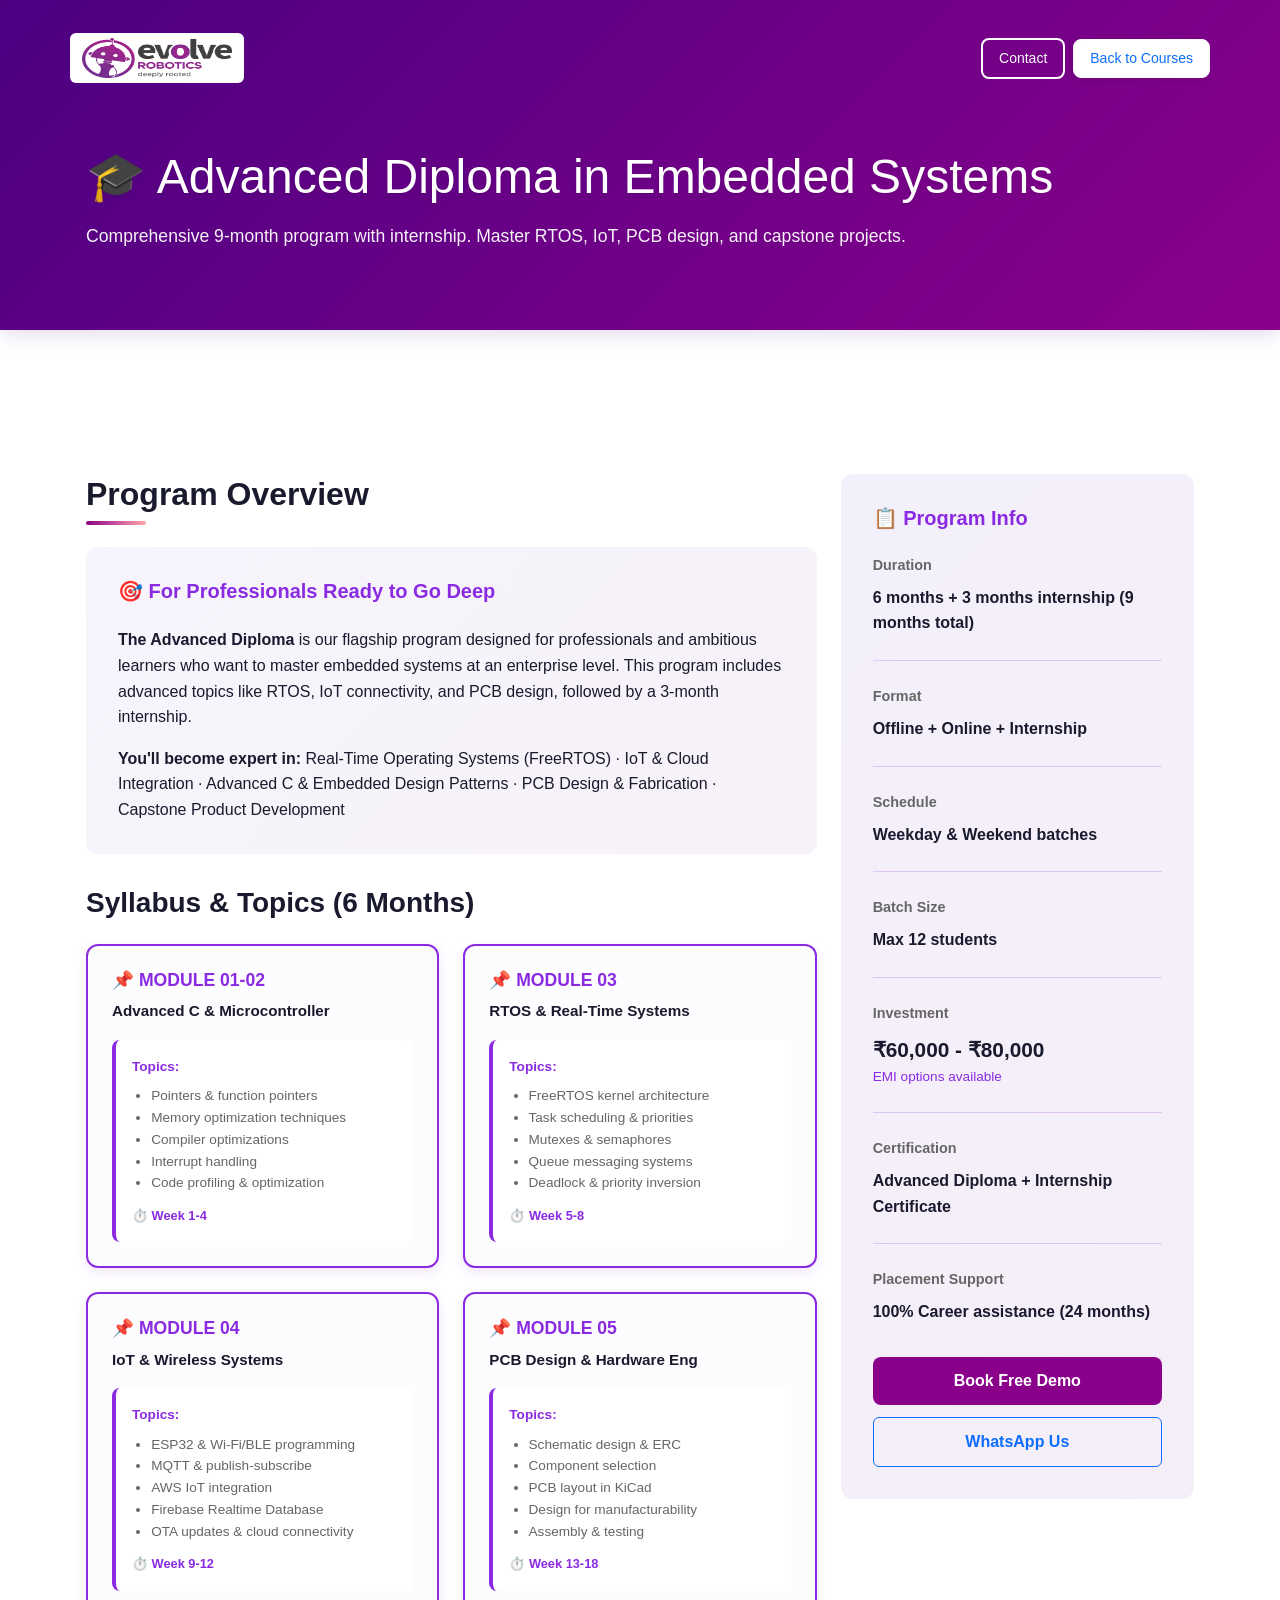
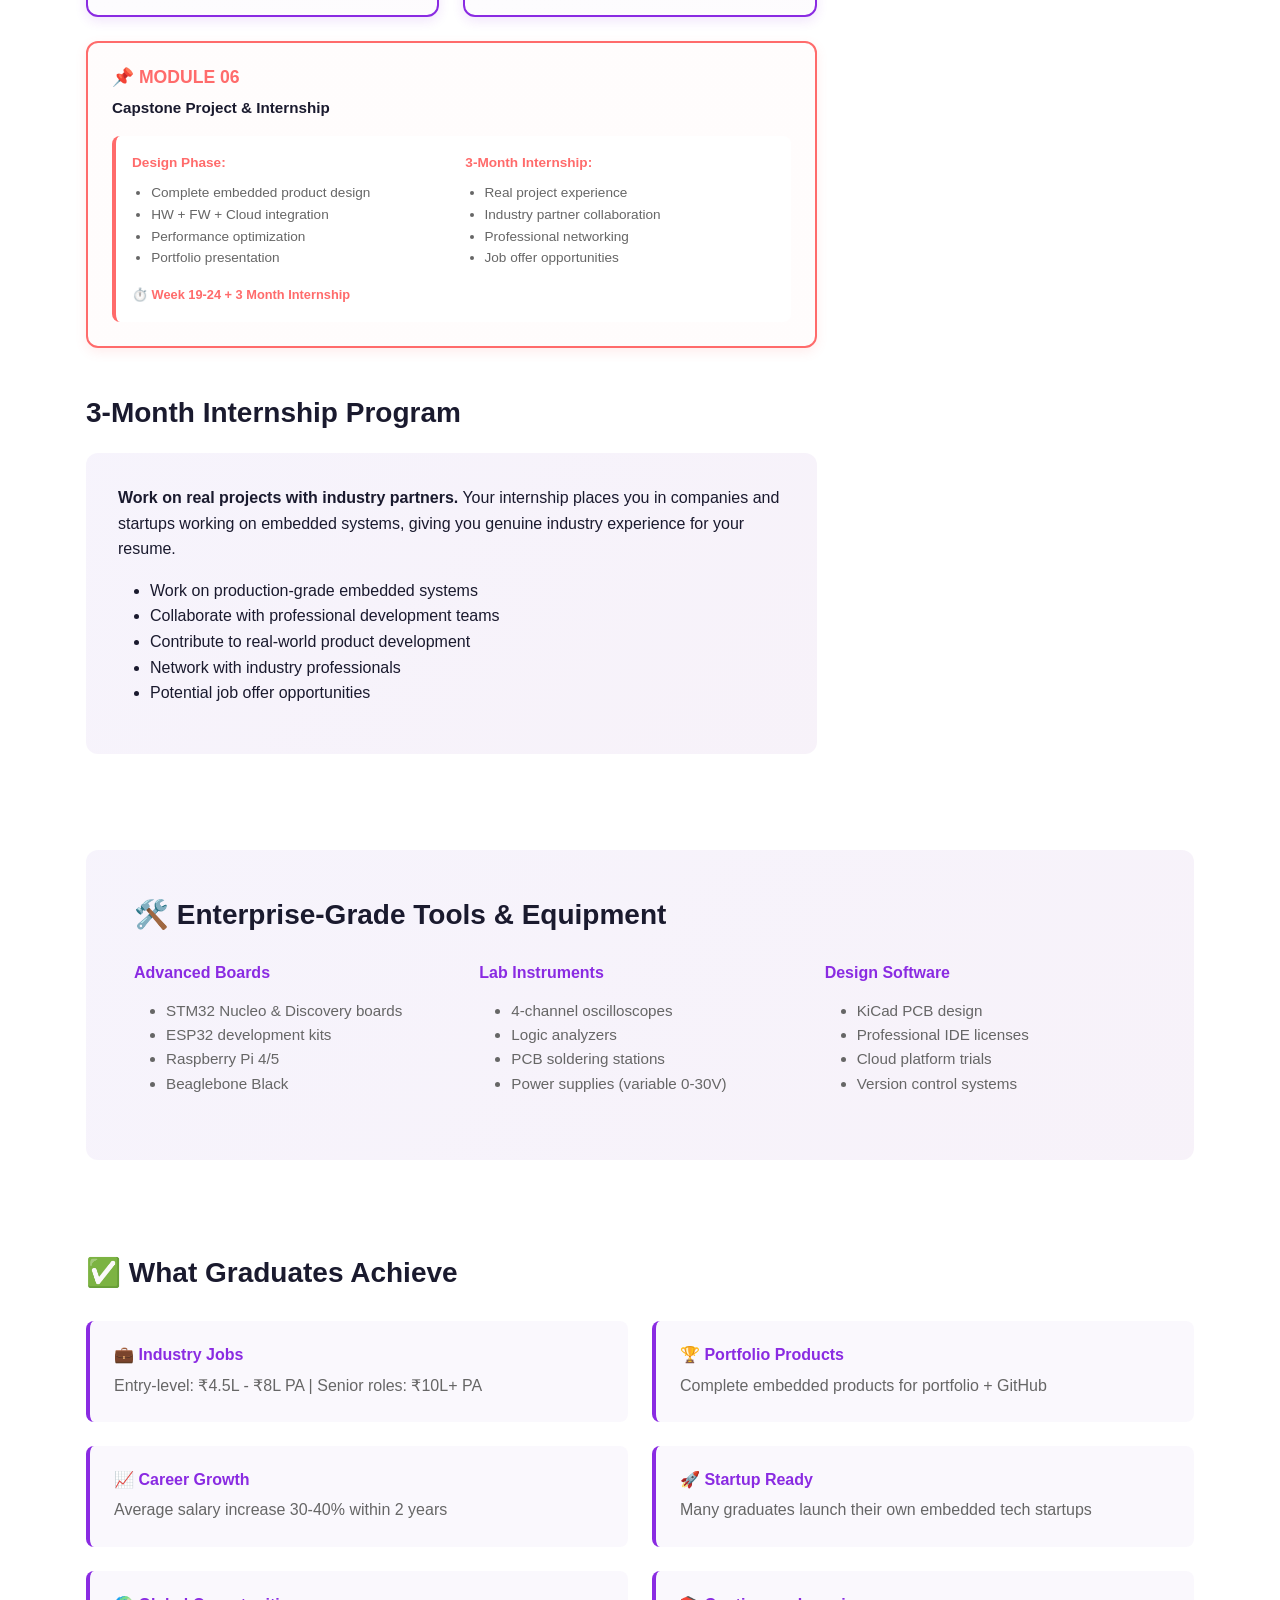
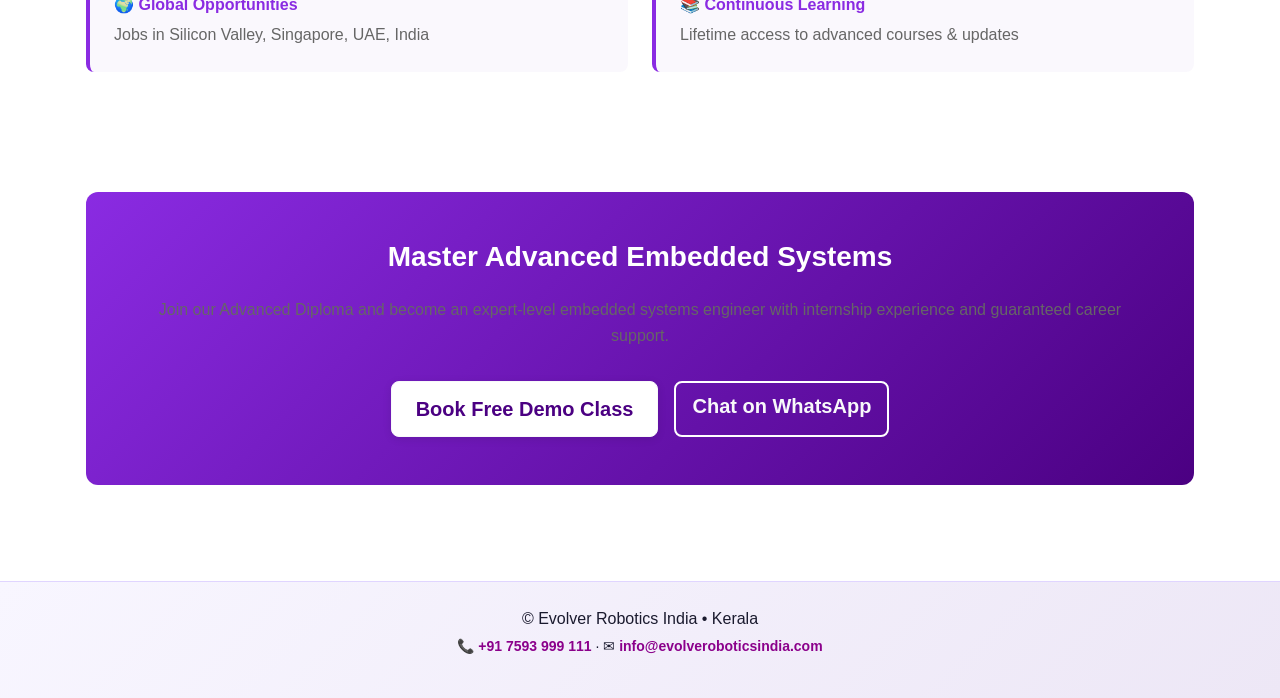
<file: embedded-systems-site/advanced-course-details.html>
<!doctype html>
<html lang="en">
  <head>
    <meta charset="utf-8">
    <meta name="viewport" content="width=device-width, initial-scale=1">
    <title>Advanced Diploma — Evolver Robotics India</title>
    <link href="https://cdn.jsdelivr.net/npm/bootstrap@5.3.2/dist/css/bootstrap.min.css" rel="stylesheet">
    <link href="assets/css/styles.css" rel="stylesheet">
  </head>
  <body>
    <header class="bg-primary text-white">
      <nav class="navbar navbar-expand-lg container" style="align-items: center; padding: 0.75rem 0;">
        <a class="navbar-brand d-flex align-items-center" href="index.html" style="margin: 0;">
          <div style="background: white; padding: 0.5rem 0.75rem; border-radius: 6px; display: flex; align-items: center; height: 50px;">
            <img src="assets/images/evr_logo.png" alt="logo" width="150" height="40">
          </div>
        </a>
        <div class="ms-auto d-flex gap-2" style="align-items: center;">
          <a class="btn btn-outline-light btn-sm" href="index.html#contact" style="padding: 0.5rem 1rem; font-weight: 500;">Contact</a>
          <a class="btn btn-light text-primary btn-sm" href="index.html#course-selection" style="padding: 0.5rem 1rem; font-weight: 500;">Back to Courses</a>
        </div>
      </nav>
      <div class="container py-5">
        <div class="row">
          <div class="col-lg-12">
            <h1 class="display-5">🎓 Advanced Diploma in Embedded Systems</h1>
            <p class="lead">Comprehensive 9-month program with internship. Master RTOS, IoT, PCB design, and capstone projects.</p>
          </div>
        </div>
      </div>
    </header>

    <main class="container my-5">
      <section class="mb-5" style="margin-top: 3rem;">
        <div class="row g-4">
          <div class="col-lg-8">
            <h2 style="margin-bottom: 2rem; font-weight: 700; font-size: 2rem; color: #1a1a2e;">Program Overview</h2>
            
            <div style="background: linear-gradient(135deg, rgba(147, 112, 219, 0.08), rgba(155, 89, 182, 0.08)); padding: 2rem; border-radius: 12px; margin-bottom: 2rem;">
              <h5 style="color: #8a2be2; font-weight: 700; margin-bottom: 1.5rem;">🎯 For Professionals Ready to Go Deep</h5>
              <p><strong>The Advanced Diploma</strong> is our flagship program designed for professionals and ambitious learners who want to master embedded systems at an enterprise level. This program includes advanced topics like RTOS, IoT connectivity, and PCB design, followed by a 3-month internship.</p>
              <p style="margin-bottom: 0;"><strong>You'll become expert in:</strong> Real-Time Operating Systems (FreeRTOS) · IoT & Cloud Integration · Advanced C & Embedded Design Patterns · PCB Design & Fabrication · Capstone Product Development</p>
            </div>

            <h3 style="color: #1a1a2e; font-weight: 700; margin-bottom: 1.5rem;">Syllabus & Topics (6 Months)</h3>
            <div class="row g-4">
              <div class="col-md-6">
                <div class="card h-100" style="border: 2px solid #8a2be2; border-radius: 12px; box-shadow: 0 4px 12px rgba(138, 43, 226, 0.12); display: flex; flex-direction: column; background: linear-gradient(135deg, rgba(147, 112, 219, 0.02), rgba(155, 89, 182, 0.02));">
                  <div class="card-body">
                    <h6 style="color: #8a2be2; font-weight: 700; margin-bottom: 0.5rem; font-size: 1.1rem;">📌 MODULE 01-02</h6>
                    <p style="color: #1a1a2e; font-weight: 600; margin-bottom: 1rem; font-size: 0.95rem;">Advanced C & Microcontroller</p>
                    <div style="background: white; padding: 1rem; border-radius: 8px; border-left: 4px solid #8a2be2; font-size: 0.85rem;">
                      <p style="margin-bottom: 0.5rem; color: #666;"><strong style="color: #8a2be2;">Topics:</strong></p>
                      <ul style="margin-bottom: 0.75rem; padding-left: 1.2rem; color: #666;">
                        <li>Pointers & function pointers</li>
                        <li>Memory optimization techniques</li>
                        <li>Compiler optimizations</li>
                        <li>Interrupt handling</li>
                        <li>Code profiling & optimization</li>
                      </ul>
                      <p style="margin-bottom: 0; color: #8a2be2; font-size: 0.8rem;"><strong>⏱️ Week 1-4</strong></p>
                    </div>
                  </div>
                </div>
              </div>

              <div class="col-md-6">
                <div class="card h-100" style="border: 2px solid #8a2be2; border-radius: 12px; box-shadow: 0 4px 12px rgba(138, 43, 226, 0.12); display: flex; flex-direction: column; background: linear-gradient(135deg, rgba(147, 112, 219, 0.02), rgba(155, 89, 182, 0.02));">
                  <div class="card-body">
                    <h6 style="color: #8a2be2; font-weight: 700; margin-bottom: 0.5rem; font-size: 1.1rem;">📌 MODULE 03</h6>
                    <p style="color: #1a1a2e; font-weight: 600; margin-bottom: 1rem; font-size: 0.95rem;">RTOS & Real-Time Systems</p>
                    <div style="background: white; padding: 1rem; border-radius: 8px; border-left: 4px solid #8a2be2; font-size: 0.85rem;">
                      <p style="margin-bottom: 0.5rem; color: #666;"><strong style="color: #8a2be2;">Topics:</strong></p>
                      <ul style="margin-bottom: 0.75rem; padding-left: 1.2rem; color: #666;">
                        <li>FreeRTOS kernel architecture</li>
                        <li>Task scheduling & priorities</li>
                        <li>Mutexes & semaphores</li>
                        <li>Queue messaging systems</li>
                        <li>Deadlock & priority inversion</li>
                      </ul>
                      <p style="margin-bottom: 0; color: #8a2be2; font-size: 0.8rem;"><strong>⏱️ Week 5-8</strong></p>
                    </div>
                  </div>
                </div>
              </div>

              <div class="col-md-6">
                <div class="card h-100" style="border: 2px solid #8a2be2; border-radius: 12px; box-shadow: 0 4px 12px rgba(138, 43, 226, 0.12); display: flex; flex-direction: column; background: linear-gradient(135deg, rgba(147, 112, 219, 0.02), rgba(155, 89, 182, 0.02));">
                  <div class="card-body">
                    <h6 style="color: #8a2be2; font-weight: 700; margin-bottom: 0.5rem; font-size: 1.1rem;">📌 MODULE 04</h6>
                    <p style="color: #1a1a2e; font-weight: 600; margin-bottom: 1rem; font-size: 0.95rem;">IoT & Wireless Systems</p>
                    <div style="background: white; padding: 1rem; border-radius: 8px; border-left: 4px solid #8a2be2; font-size: 0.85rem;">
                      <p style="margin-bottom: 0.5rem; color: #666;"><strong style="color: #8a2be2;">Topics:</strong></p>
                      <ul style="margin-bottom: 0.75rem; padding-left: 1.2rem; color: #666;">
                        <li>ESP32 & Wi-Fi/BLE programming</li>
                        <li>MQTT & publish-subscribe</li>
                        <li>AWS IoT integration</li>
                        <li>Firebase Realtime Database</li>
                        <li>OTA updates & cloud connectivity</li>
                      </ul>
                      <p style="margin-bottom: 0; color: #8a2be2; font-size: 0.8rem;"><strong>⏱️ Week 9-12</strong></p>
                    </div>
                  </div>
                </div>
              </div>

              <div class="col-md-6">
                <div class="card h-100" style="border: 2px solid #8a2be2; border-radius: 12px; box-shadow: 0 4px 12px rgba(138, 43, 226, 0.12); display: flex; flex-direction: column; background: linear-gradient(135deg, rgba(147, 112, 219, 0.02), rgba(155, 89, 182, 0.02));">
                  <div class="card-body">
                    <h6 style="color: #8a2be2; font-weight: 700; margin-bottom: 0.5rem; font-size: 1.1rem;">📌 MODULE 05</h6>
                    <p style="color: #1a1a2e; font-weight: 600; margin-bottom: 1rem; font-size: 0.95rem;">PCB Design & Hardware Eng</p>
                    <div style="background: white; padding: 1rem; border-radius: 8px; border-left: 4px solid #8a2be2; font-size: 0.85rem;">
                      <p style="margin-bottom: 0.5rem; color: #666;"><strong style="color: #8a2be2;">Topics:</strong></p>
                      <ul style="margin-bottom: 0.75rem; padding-left: 1.2rem; color: #666;">
                        <li>Schematic design & ERC</li>
                        <li>Component selection</li>
                        <li>PCB layout in KiCad</li>
                        <li>Design for manufacturability</li>
                        <li>Assembly & testing</li>
                      </ul>
                      <p style="margin-bottom: 0; color: #8a2be2; font-size: 0.8rem;"><strong>⏱️ Week 13-18</strong></p>
                    </div>
                  </div>
                </div>
              </div>

              <div class="col-12">
                <div class="card h-100" style="border: 2px solid #ff6b6b; border-radius: 12px; box-shadow: 0 4px 12px rgba(255, 107, 107, 0.12); display: flex; flex-direction: column; background: linear-gradient(135deg, rgba(255, 107, 107, 0.02), rgba(255, 107, 107, 0.02));">
                  <div class="card-body">
                    <h6 style="color: #ff6b6b; font-weight: 700; margin-bottom: 0.5rem; font-size: 1.1rem;">📌 MODULE 06</h6>
                    <p style="color: #1a1a2e; font-weight: 600; margin-bottom: 1rem; font-size: 0.95rem;">Capstone Project & Internship</p>
                    <div style="background: white; padding: 1rem; border-radius: 8px; border-left: 4px solid #ff6b6b;">
                      <div class="row">
                        <div class="col-md-6">
                          <p style="margin-bottom: 0.5rem; color: #666; font-size: 0.85rem;"><strong style="color: #ff6b6b;">Design Phase:</strong></p>
                          <ul style="margin-bottom: 1rem; padding-left: 1.2rem; color: #666; font-size: 0.85rem;">
                            <li>Complete embedded product design</li>
                            <li>HW + FW + Cloud integration</li>
                            <li>Performance optimization</li>
                            <li>Portfolio presentation</li>
                          </ul>
                        </div>
                        <div class="col-md-6">
                          <p style="margin-bottom: 0.5rem; color: #666; font-size: 0.85rem;"><strong style="color: #ff6b6b;">3-Month Internship:</strong></p>
                          <ul style="margin-bottom: 1rem; padding-left: 1.2rem; color: #666; font-size: 0.85rem;">
                            <li>Real project experience</li>
                            <li>Industry partner collaboration</li>
                            <li>Professional networking</li>
                            <li>Job offer opportunities</li>
                          </ul>
                        </div>
                      </div>
                      <p style="margin-bottom: 0; color: #ff6b6b; font-size: 0.8rem;"><strong>⏱️ Week 19-24 + 3 Month Internship</strong></p>
                    </div>
                  </div>
                </div>
              </div>
            </div>

            <h3 style="color: #1a1a2e; font-weight: 700; margin-top: 3rem; margin-bottom: 1.5rem;">3-Month Internship Program</h3>
            <div style="background: linear-gradient(135deg, rgba(147, 112, 219, 0.08), rgba(155, 89, 182, 0.08)); padding: 2rem; border-radius: 12px;">
              <p><strong>Work on real projects with industry partners.</strong> Your internship places you in companies and startups working on embedded systems, giving you genuine industry experience for your resume.</p>
              <ul>
                <li>Work on production-grade embedded systems</li>
                <li>Collaborate with professional development teams</li>
                <li>Contribute to real-world product development</li>
                <li>Network with industry professionals</li>
                <li>Potential job offer opportunities</li>
              </ul>
            </div>
          </div>

          <div class="col-lg-4">
            <div style="background: linear-gradient(135deg, rgba(147, 112, 219, 0.1), rgba(155, 89, 182, 0.1)); padding: 2rem; border-radius: 12px; position: sticky; top: 2rem;">
              <h5 style="color: #8a2be2; font-weight: 700; margin-bottom: 1.5rem;">📋 Program Info</h5>
              
              <div style="margin-bottom: 1.5rem; padding-bottom: 1.5rem; border-bottom: 1px solid rgba(138, 43, 226, 0.2);">
                <p style="color: #666; font-size: 0.9rem; margin-bottom: 0.5rem;"><strong>Duration</strong></p>
                <p style="color: #1a1a2e; font-weight: 600; margin-bottom: 0;">6 months + 3 months internship (9 months total)</p>
              </div>

              <div style="margin-bottom: 1.5rem; padding-bottom: 1.5rem; border-bottom: 1px solid rgba(138, 43, 226, 0.2);">
                <p style="color: #666; font-size: 0.9rem; margin-bottom: 0.5rem;"><strong>Format</strong></p>
                <p style="color: #1a1a2e; font-weight: 600; margin-bottom: 0;">Offline + Online + Internship</p>
              </div>

              <div style="margin-bottom: 1.5rem; padding-bottom: 1.5rem; border-bottom: 1px solid rgba(138, 43, 226, 0.2);">
                <p style="color: #666; font-size: 0.9rem; margin-bottom: 0.5rem;"><strong>Schedule</strong></p>
                <p style="color: #1a1a2e; font-weight: 600; margin-bottom: 0;">Weekday & Weekend batches</p>
              </div>

              <div style="margin-bottom: 1.5rem; padding-bottom: 1.5rem; border-bottom: 1px solid rgba(138, 43, 226, 0.2);">
                <p style="color: #666; font-size: 0.9rem; margin-bottom: 0.5rem;"><strong>Batch Size</strong></p>
                <p style="color: #1a1a2e; font-weight: 600; margin-bottom: 0;">Max 12 students</p>
              </div>

              <div style="margin-bottom: 1.5rem; padding-bottom: 1.5rem; border-bottom: 1px solid rgba(138, 43, 226, 0.2);">
                <p style="color: #666; font-size: 0.9rem; margin-bottom: 0.5rem;"><strong>Investment</strong></p>
                <p style="color: #1a1a2e; font-weight: 600; margin-bottom: 0; font-size: 1.3rem;">₹60,000 - ₹80,000</p>
                <p style="color: #8a2be2; font-size: 0.85rem; margin-bottom: 0;">EMI options available</p>
              </div>

              <div style="margin-bottom: 1.5rem; padding-bottom: 1.5rem; border-bottom: 1px solid rgba(138, 43, 226, 0.2);">
                <p style="color: #666; font-size: 0.9rem; margin-bottom: 0.5rem;"><strong>Certification</strong></p>
                <p style="color: #1a1a2e; font-weight: 600; margin-bottom: 0;">Advanced Diploma + Internship Certificate</p>
              </div>

              <div style="margin-bottom: 2rem;">
                <p style="color: #666; font-size: 0.9rem; margin-bottom: 0.5rem;"><strong>Placement Support</strong></p>
                <p style="color: #1a1a2e; font-weight: 600; margin-bottom: 0;">100% Career assistance (24 months)</p>
              </div>

              <a href="index.html#contact" class="btn btn-primary w-100" style="font-weight: 600; padding: 0.75rem 1rem; margin-bottom: 0.75rem;">Book Free Demo</a>
              <a href="https://wa.me/917593999111?text=Hi%2C+I+want+to+know+more+about+the+Advanced+Diploma" target="_blank" class="btn btn-outline-primary w-100" style="font-weight: 600; padding: 0.75rem 1rem;">WhatsApp Us</a>
            </div>
          </div>
        </div>
      </section>

      <section class="mb-5" style="background: linear-gradient(135deg, rgba(147, 112, 219, 0.08), rgba(155, 89, 182, 0.08)); padding: 3rem; border-radius: 12px; margin-top: 3rem;">
        <h3 style="color: #1a1a2e; font-weight: 700; margin-bottom: 2rem;">🛠️ Enterprise-Grade Tools & Equipment</h3>
        <div class="row g-4">
          <div class="col-md-4">
            <h6 style="color: #8a2be2; font-weight: 700; margin-bottom: 1rem;">Advanced Boards</h6>
            <ul style="color: #666; font-size: 0.95rem;">
              <li>STM32 Nucleo & Discovery boards</li>
              <li>ESP32 development kits</li>
              <li>Raspberry Pi 4/5</li>
              <li>Beaglebone Black</li>
            </ul>
          </div>
          <div class="col-md-4">
            <h6 style="color: #8a2be2; font-weight: 700; margin-bottom: 1rem;">Lab Instruments</h6>
            <ul style="color: #666; font-size: 0.95rem;">
              <li>4-channel oscilloscopes</li>
              <li>Logic analyzers</li>
              <li>PCB soldering stations</li>
              <li>Power supplies (variable 0-30V)</li>
            </ul>
          </div>
          <div class="col-md-4">
            <h6 style="color: #8a2be2; font-weight: 700; margin-bottom: 1rem;">Design Software</h6>
            <ul style="color: #666; font-size: 0.95rem;">
              <li>KiCad PCB design</li>
              <li>Professional IDE licenses</li>
              <li>Cloud platform trials</li>
              <li>Version control systems</li>
            </ul>
          </div>
        </div>
      </section>

      <section class="mb-5" style="margin-top: 3rem;">
        <h3 style="color: #1a1a2e; font-weight: 700; margin-bottom: 2rem;">✅ What Graduates Achieve</h3>
        <div class="row g-4">
          <div class="col-md-6">
            <div style="padding: 1.5rem; border-left: 4px solid #8a2be2; background: rgba(147, 112, 219, 0.05); border-radius: 8px; margin-bottom: 1.5rem;">
              <h6 style="color: #8a2be2; font-weight: 700; margin-bottom: 0.5rem;">💼 Industry Jobs</h6>
              <p style="color: #666; margin-bottom: 0;">Entry-level: ₹4.5L - ₹8L PA | Senior roles: ₹10L+ PA</p>
            </div>
            <div style="padding: 1.5rem; border-left: 4px solid #8a2be2; background: rgba(147, 112, 219, 0.05); border-radius: 8px; margin-bottom: 1.5rem;">
              <h6 style="color: #8a2be2; font-weight: 700; margin-bottom: 0.5rem;">📈 Career Growth</h6>
              <p style="color: #666; margin-bottom: 0;">Average salary increase 30-40% within 2 years</p>
            </div>
            <div style="padding: 1.5rem; border-left: 4px solid #8a2be2; background: rgba(147, 112, 219, 0.05); border-radius: 8px; margin-bottom: 1.5rem;">
              <h6 style="color: #8a2be2; font-weight: 700; margin-bottom: 0.5rem;">🌍 Global Opportunities</h6>
              <p style="color: #666; margin-bottom: 0;">Jobs in Silicon Valley, Singapore, UAE, India</p>
            </div>
          </div>
          <div class="col-md-6">
            <div style="padding: 1.5rem; border-left: 4px solid #8a2be2; background: rgba(147, 112, 219, 0.05); border-radius: 8px; margin-bottom: 1.5rem;">
              <h6 style="color: #8a2be2; font-weight: 700; margin-bottom: 0.5rem;">🏆 Portfolio Products</h6>
              <p style="color: #666; margin-bottom: 0;">Complete embedded products for portfolio + GitHub</p>
            </div>
            <div style="padding: 1.5rem; border-left: 4px solid #8a2be2; background: rgba(147, 112, 219, 0.05); border-radius: 8px; margin-bottom: 1.5rem;">
              <h6 style="color: #8a2be2; font-weight: 700; margin-bottom: 0.5rem;">🚀 Startup Ready</h6>
              <p style="color: #666; margin-bottom: 0;">Many graduates launch their own embedded tech startups</p>
            </div>
            <div style="padding: 1.5rem; border-left: 4px solid #8a2be2; background: rgba(147, 112, 219, 0.05); border-radius: 8px; margin-bottom: 1.5rem;">
              <h6 style="color: #8a2be2; font-weight: 700; margin-bottom: 0.5rem;">📚 Continuous Learning</h6>
              <p style="color: #666; margin-bottom: 0;">Lifetime access to advanced courses & updates</p>
            </div>
          </div>
        </div>
      </section>

      <section style="background: linear-gradient(135deg, #8a2be2, #4b0082); padding: 3rem; border-radius: 12px; text-align: center; color: white; margin-top: 3rem; margin-bottom: 3rem;">
        <h3 style="font-weight: 700; margin-bottom: 1.5rem;">Master Advanced Embedded Systems</h3>
        <p style="font-size: 1rem; margin-bottom: 2rem;">Join our Advanced Diploma and become an expert-level embedded systems engineer with internship experience and guaranteed career support.</p>
        <div class="d-flex justify-content-center gap-3">
          <a href="index.html#contact" class="btn btn-light btn-lg" style="font-weight: 600;">Book Free Demo Class</a>
          <a href="https://wa.me/917593999111?text=Hi%2C+I+want+to+enroll+in+the+Advanced+Diploma" target="_blank" class="btn btn-outline-light btn-lg" style="font-weight: 600;">Chat on WhatsApp</a>
        </div>
      </section>
    </main>

    <footer class="text-center py-4 bg-light">
      <div class="container">
        <p class="mb-1">© Evolver Robotics India • Kerala</p>
        <p class="small">📞 <a href="tel:+917593999111">+91 7593 999 111</a> · ✉ <a href="mailto:info@evolveroboticsindia.com">info@evolveroboticsindia.com</a></p>
      </div>
    </footer>

    <script src="https://cdn.jsdelivr.net/npm/bootstrap@5.3.2/dist/js/bootstrap.bundle.min.js"></script>
  </body>
</html>
</file>
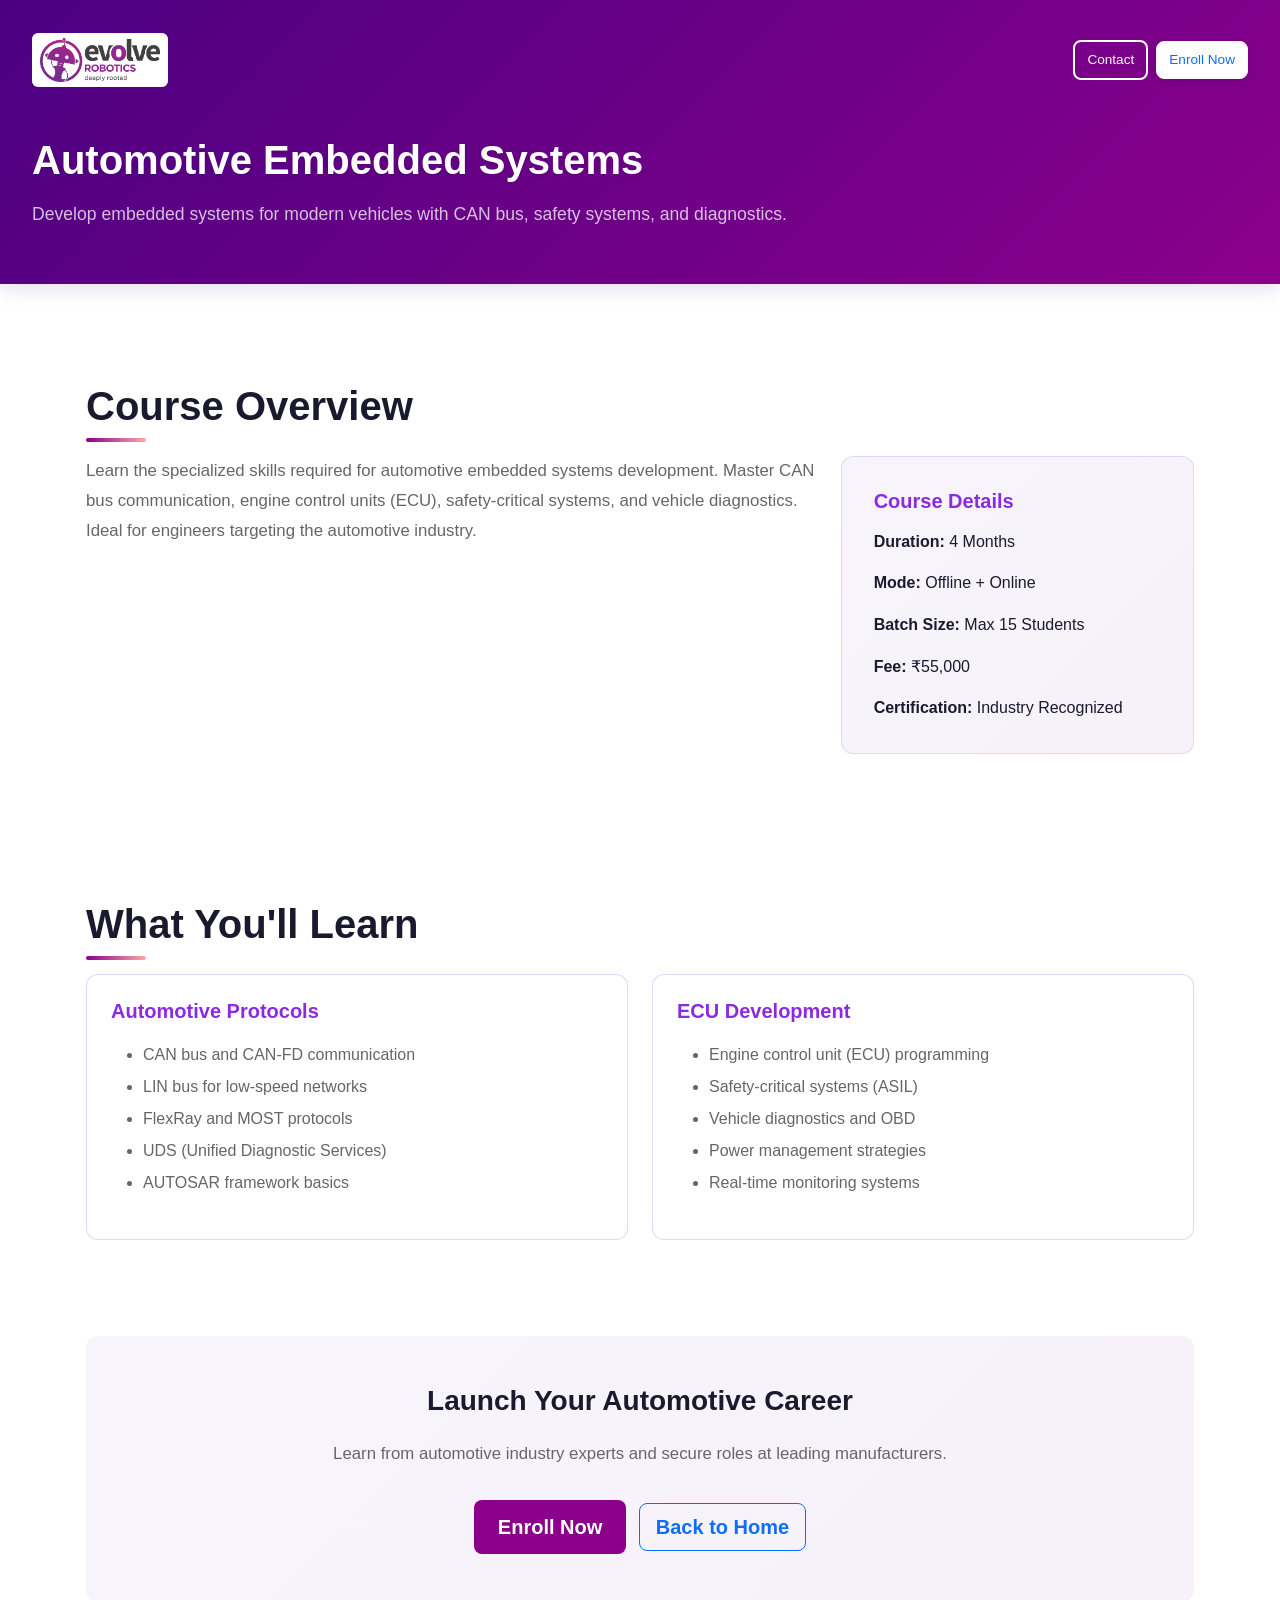
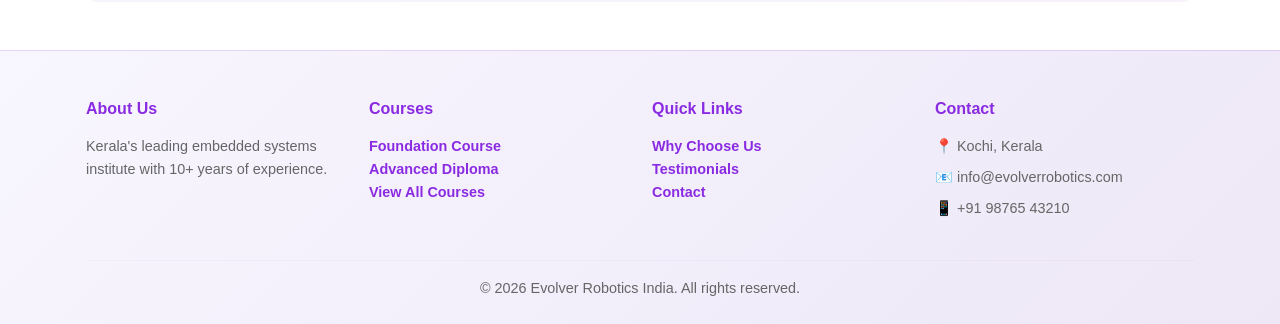
<file: embedded-systems-site/automotive-course-details.html>
<!doctype html>
<html lang="en">
  <head>
    <meta charset="utf-8">
    <meta name="viewport" content="width=device-width, initial-scale=1">
    <title>Automotive Embedded — Embedded Systems</title>
    <link href="https://cdn.jsdelivr.net/npm/bootstrap@5.3.2/dist/css/bootstrap.min.css" rel="stylesheet">
    <link href="assets/css/styles.css" rel="stylesheet">
  </head>
  <body>
    <header class="bg-primary text-white">
      <nav class="navbar navbar-expand-lg" style="align-items: center; padding: 0.75rem 2rem; margin: 0;">
        <a class="navbar-brand d-flex align-items-center" href="index.html" style="margin: 0; flex-shrink: 0;">
          <div style="background: white; padding: 0.3rem 0.5rem; border-radius: 6px; display: flex; align-items: center; height: auto; min-width: 0;">
            <img src="assets/images/evr_logo.png" alt="logo" style="max-width: 120px; width: 100%; height: auto;">
          </div>
        </a>
        <div class="ms-auto d-flex gap-2" style="align-items: center; flex-wrap: wrap;">
          <a class="btn btn-outline-light btn-sm" href="index.html#contact" style="padding: 0.5rem 0.75rem; font-weight: 500; font-size: 0.85rem; white-space: nowrap;">Contact</a>
          <a class="btn btn-light text-primary btn-sm" href="index.html#enroll" style="padding: 0.5rem 0.75rem; font-weight: 500; font-size: 0.85rem; white-space: nowrap;">Enroll Now</a>
        </div>
      </nav>
      <div style="padding: 2rem 1rem; margin: 0;">
        <div class="row align-items-center" style="margin: 0;">
          <div class="col-lg-8 text-white" style="padding: 0 1rem;">
            <h1 class="fw-bold mb-3" style="line-height: 1.2; font-size: clamp(1.5rem, 5vw, 2.5rem);">
              Automotive Embedded Systems
            </h1>
            <p class="lead mb-4 opacity-75" style="font-size: clamp(0.95rem, 4vw, 1.1rem);">
              Develop embedded systems for modern vehicles with CAN bus, safety systems, and diagnostics.
            </p>
          </div>
        </div>
      </div>
    </header>

    <main class="container my-5">
      <section class="mb-5">
        <h2 style="margin-bottom: 1.5rem; font-weight: 700; color: #1a1a2e;">Course Overview</h2>
        <div class="row">
          <div class="col-lg-8">
            <p style="font-size: 1.05rem; color: #666; line-height: 1.8;">
              Learn the specialized skills required for automotive embedded systems development. Master CAN bus communication, engine control units (ECU), safety-critical systems, and vehicle diagnostics. Ideal for engineers targeting the automotive industry.
            </p>
          </div>
          <div class="col-lg-4">
            <div style="background: linear-gradient(135deg, rgba(147, 112, 219, 0.08), rgba(155, 89, 182, 0.08)); padding: 2rem; border-radius: 12px; border: 1px solid rgba(138, 43, 226, 0.15);">
              <h5 style="color: #8a2be2; font-weight: 700; margin-bottom: 1rem;">Course Details</h5>
              <p><strong>Duration:</strong> 4 Months</p>
              <p><strong>Mode:</strong> Offline + Online</p>
              <p><strong>Batch Size:</strong> Max 15 Students</p>
              <p><strong>Fee:</strong> ₹55,000</p>
              <p style="margin-bottom: 0;"><strong>Certification:</strong> Industry Recognized</p>
            </div>
          </div>
        </div>
      </section>

      <section class="mb-5">
        <h2 style="margin-bottom: 1.5rem; font-weight: 700; color: #1a1a2e;">What You'll Learn</h2>
        <div class="row g-4">
          <div class="col-md-6">
            <div style="background: white; border: 1px solid rgba(138, 43, 226, 0.2); padding: 1.5rem; border-radius: 12px;">
              <h5 style="color: #8a2be2; font-weight: 700; margin-bottom: 1rem;">Automotive Protocols</h5>
              <ul style="color: #666; line-height: 2;">
                <li>CAN bus and CAN-FD communication</li>
                <li>LIN bus for low-speed networks</li>
                <li>FlexRay and MOST protocols</li>
                <li>UDS (Unified Diagnostic Services)</li>
                <li>AUTOSAR framework basics</li>
              </ul>
            </div>
          </div>
          <div class="col-md-6">
            <div style="background: white; border: 1px solid rgba(138, 43, 226, 0.2); padding: 1.5rem; border-radius: 12px;">
              <h5 style="color: #8a2be2; font-weight: 700; margin-bottom: 1rem;">ECU Development</h5>
              <ul style="color: #666; line-height: 2;">
                <li>Engine control unit (ECU) programming</li>
                <li>Safety-critical systems (ASIL)</li>
                <li>Vehicle diagnostics and OBD</li>
                <li>Power management strategies</li>
                <li>Real-time monitoring systems</li>
              </ul>
            </div>
          </div>
        </div>
      </section>

      <section style="background: linear-gradient(135deg, rgba(147, 112, 219, 0.08), rgba(155, 89, 182, 0.08)); padding: 3rem; border-radius: 12px; text-align: center;">
        <h3 style="color: #1a1a2e; font-weight: 700; margin-bottom: 1.5rem;">Launch Your Automotive Career</h3>
        <p style="color: #666; margin-bottom: 2rem; font-size: 1.05rem;">
          Learn from automotive industry experts and secure roles at leading manufacturers.
        </p>
        <a href="index.html#contact" class="btn btn-primary btn-lg" style="font-weight: 600;">Enroll Now</a>
        <a href="index.html" class="btn btn-outline-primary btn-lg ms-2" style="font-weight: 600;">Back to Home</a>
      </section>
    </main>

    <footer class="mt-5 pt-5 pb-4" style="background: linear-gradient(135deg, #f8f6ff 0%, #ede7f6 100%); border-top: 1px solid rgba(138, 43, 226, 0.15);">
      <div class="container">
        <div class="row mb-4">
          <div class="col-md-3">
            <h6 style="color: #8a2be2; font-weight: 700; margin-bottom: 1rem;">About Us</h6>
            <p style="font-size: 0.9rem; color: #666;">Kerala's leading embedded systems institute with 10+ years of experience.</p>
          </div>
          <div class="col-md-3">
            <h6 style="color: #8a2be2; font-weight: 700; margin-bottom: 1rem;">Courses</h6>
            <ul style="list-style: none; padding: 0; font-size: 0.9rem;">
              <li><a href="foundation-course-details.html" style="color: #8a2be2; text-decoration: none;">Foundation Course</a></li>
              <li><a href="advanced-course-details.html" style="color: #8a2be2; text-decoration: none;">Advanced Diploma</a></li>
              <li><a href="index.html" style="color: #8a2be2; text-decoration: none;">View All Courses</a></li>
            </ul>
          </div>
          <div class="col-md-3">
            <h6 style="color: #8a2be2; font-weight: 700; margin-bottom: 1rem;">Quick Links</h6>
            <ul style="list-style: none; padding: 0; font-size: 0.9rem;">
              <li><a href="index.html#why-choose" style="color: #8a2be2; text-decoration: none;">Why Choose Us</a></li>
              <li><a href="index.html#testimonials" style="color: #8a2be2; text-decoration: none;">Testimonials</a></li>
              <li><a href="index.html#contact" style="color: #8a2be2; text-decoration: none;">Contact</a></li>
            </ul>
          </div>
          <div class="col-md-3">
            <h6 style="color: #8a2be2; font-weight: 700; margin-bottom: 1rem;">Contact</h6>
            <p style="font-size: 0.9rem; color: #666; margin-bottom: 0.5rem;">📍 Kochi, Kerala</p>
            <p style="font-size: 0.9rem; color: #666; margin-bottom: 0.5rem;">📧 info@evolverrobotics.com</p>
            <p style="font-size: 0.9rem; color: #666;">📱 +91 98765 43210</p>
          </div>
        </div>
        <hr style="border-color: rgba(138, 43, 226, 0.15);">
        <p style="text-align: center; color: #666; font-size: 0.9rem; margin: 0;">© 2026 Evolver Robotics India. All rights reserved.</p>
      </div>
    </footer>

    <script src="https://cdn.jsdelivr.net/npm/bootstrap@5.3.2/dist/js/bootstrap.bundle.min.js"></script>
  </body>
</html>
</file>
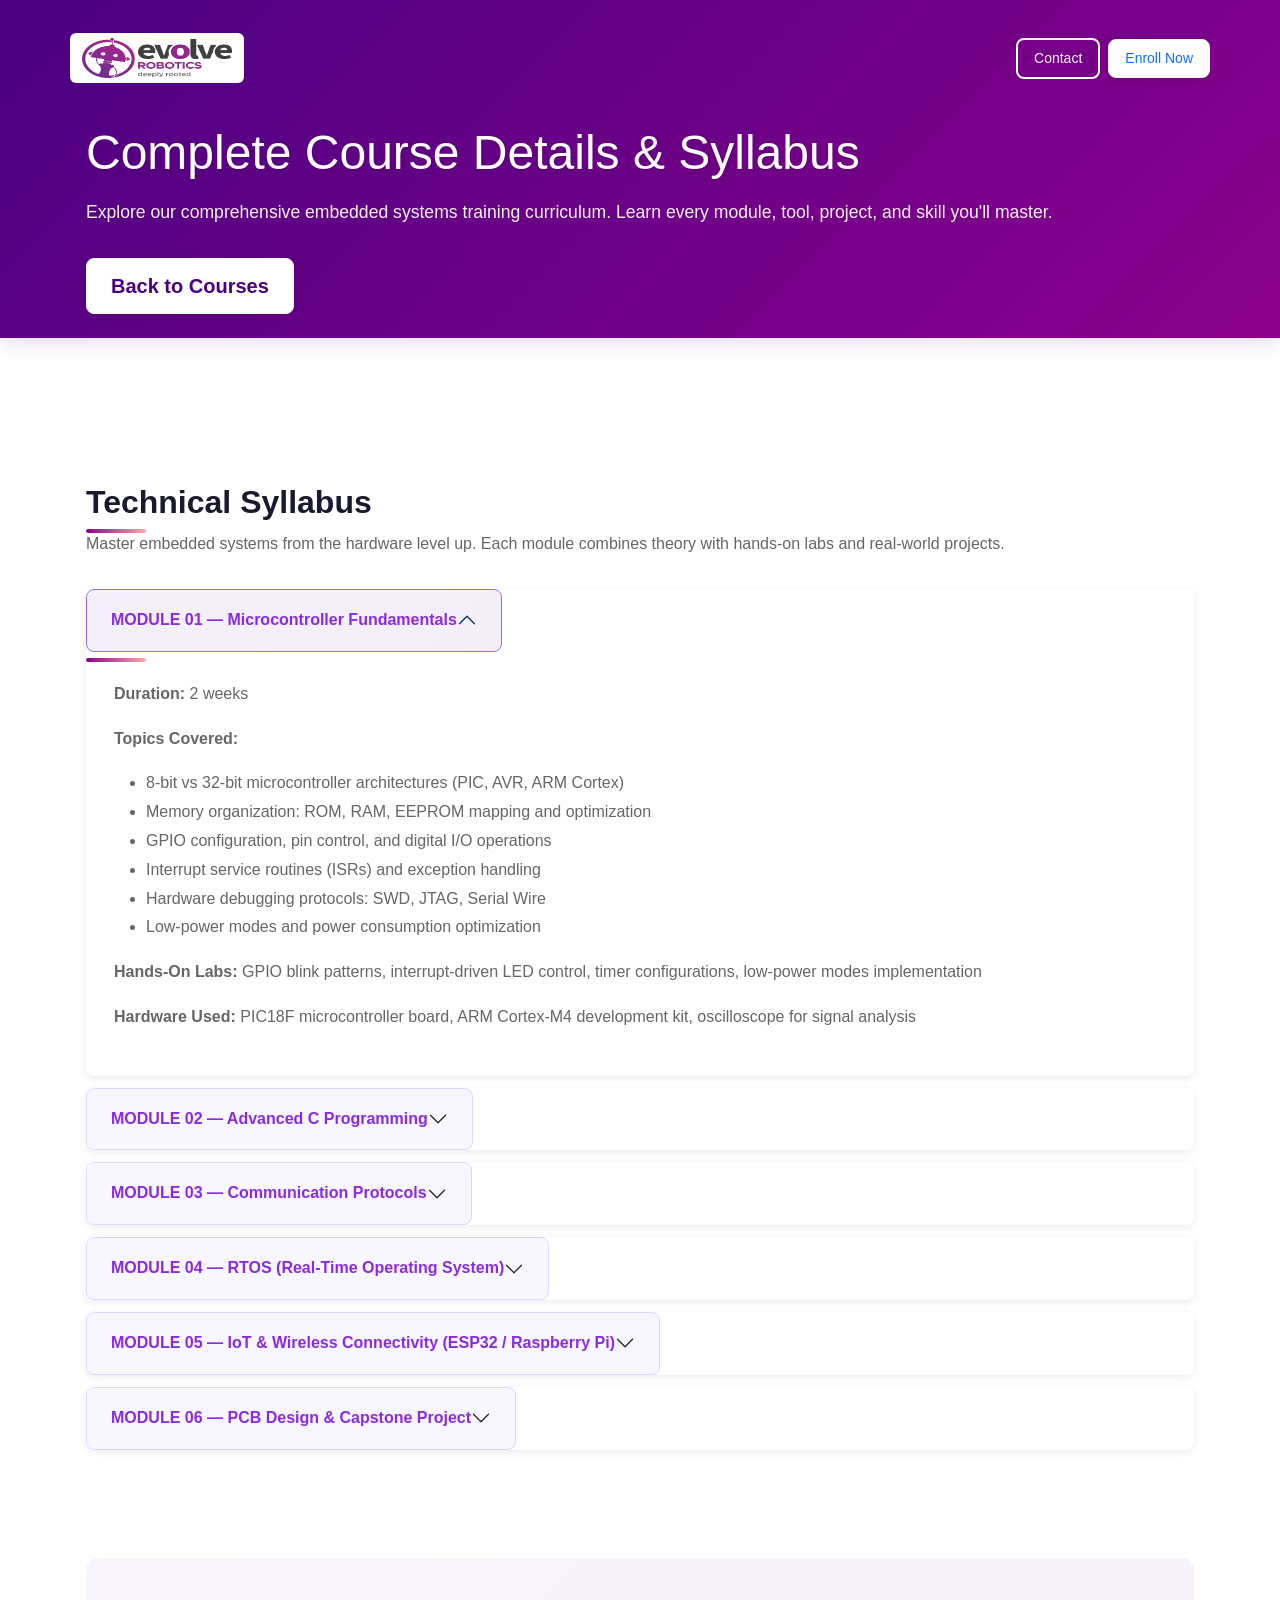
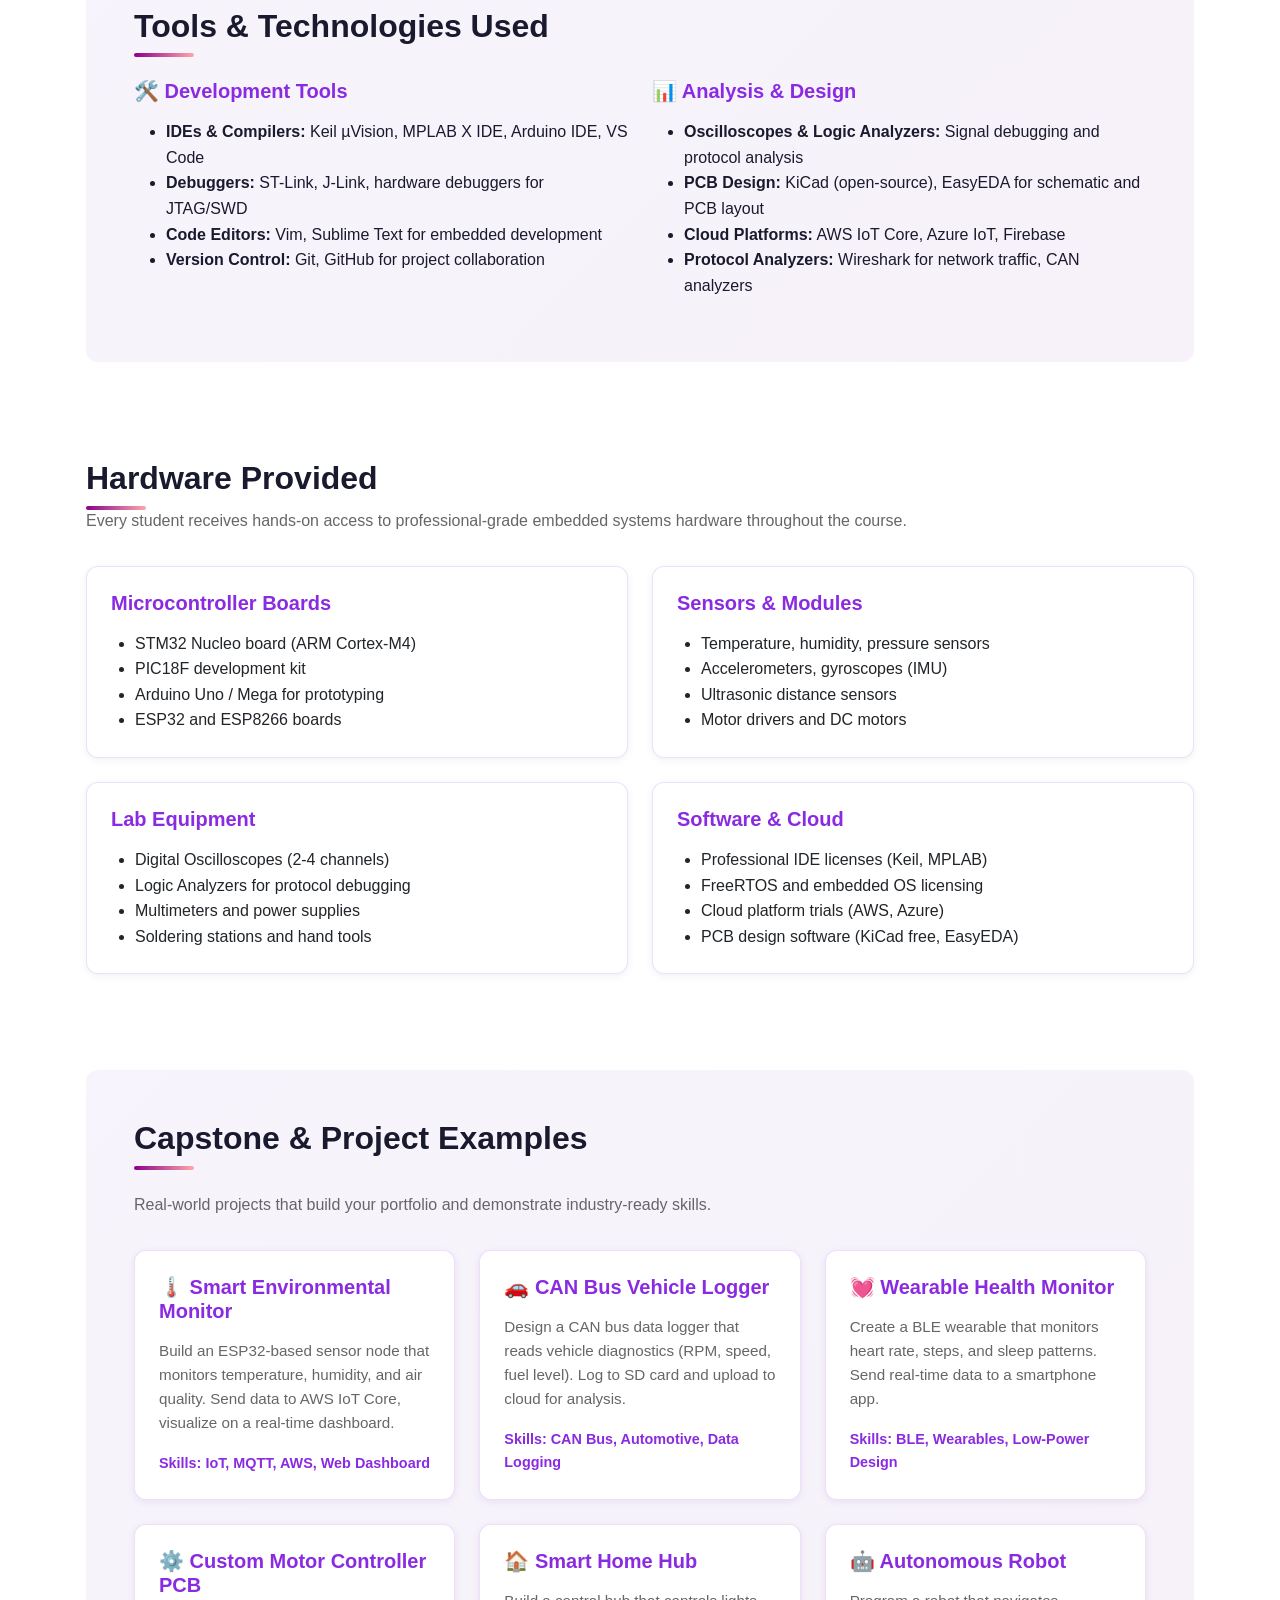
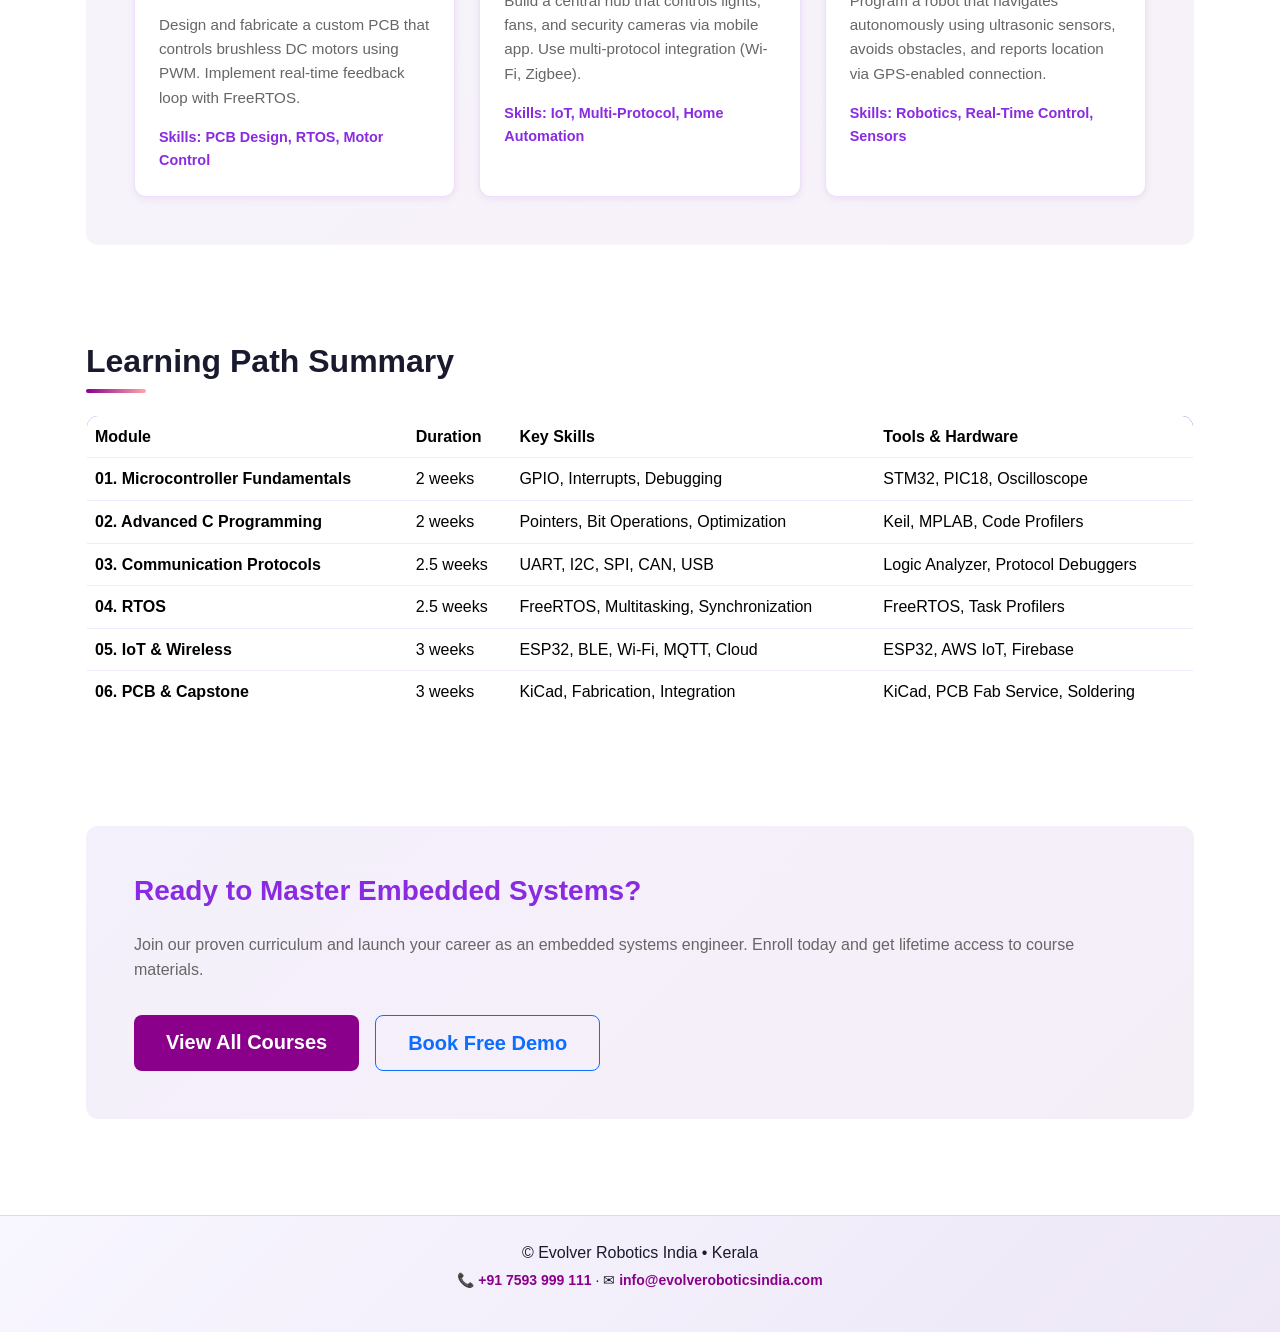
<file: embedded-systems-site/coursedetails.html>
<!doctype html>
<html lang="en">
  <head>
    <meta charset="utf-8">
    <meta name="viewport" content="width=device-width, initial-scale=1">
    <title>Course Details & Syllabus — Evolver Robotics India</title>
    <link href="https://cdn.jsdelivr.net/npm/bootstrap@5.3.2/dist/css/bootstrap.min.css" rel="stylesheet">
    <link href="assets/css/styles.css" rel="stylesheet">
  </head>
  <body>
    <header class="bg-primary text-white">
      <nav class="navbar navbar-expand-lg container" style="align-items: center; padding: 0.75rem 0;">
        <a class="navbar-brand d-flex align-items-center" href="index.html" style="margin: 0;">
          <div style="background: white; padding: 0.5rem 0.75rem; border-radius: 6px; display: flex; align-items: center; height: 50px;">
            <img src="assets/images/evr_logo.png" alt="logo" width="150" height="40">
          </div>
        </a>
        <div class="ms-auto d-flex gap-2" style="align-items: center;">
          <a class="btn btn-outline-light btn-sm" href="index.html#contact" style="padding: 0.5rem 1rem; font-weight: 500;">Contact</a>
          <a class="btn btn-light text-primary btn-sm" href="index.html#enroll" style="padding: 0.5rem 1rem; font-weight: 500;">Enroll Now</a>
        </div>
      </nav>
      <div class="container py-4">
        <div class="row">
          <div class="col-lg-12">
            <h1 class="display-5">Complete Course Details & Syllabus</h1>
            <p class="lead">Explore our comprehensive embedded systems training curriculum. Learn every module, tool, project, and skill you'll master.</p>
            <a href="index.html#course-selection" class="btn btn-light btn-lg">Back to Courses</a>
          </div>
        </div>
      </div>
    </header>

    <main class="container my-5">
      <section class="mb-5" style="margin-top: 3rem;">
        <h2 style="margin-bottom: 0.5rem; font-weight: 700; font-size: 2rem; color: #1a1a2e;">Technical Syllabus</h2>
        <p style="margin-bottom: 2rem; font-size: 1rem; color: #666;">Master embedded systems from the hardware level up. Each module combines theory with hands-on labs and real-world projects.</p>
        
        <div class="accordion" id="syllabusAccordion" style="border: none;">
          <div class="accordion-item" style="border: none; margin-bottom: 0.75rem; border-radius: 8px; overflow: hidden; box-shadow: 0 2px 8px rgba(0,0,0,0.08);">
            <h2 class="accordion-header" id="headingOne">
              <button class="accordion-button" type="button" data-bs-toggle="collapse" data-bs-target="#collapseOne">
                <strong style="color: #8a2be2;">MODULE 01 — Microcontroller Fundamentals</strong>
              </button>
            </h2>
            <div id="collapseOne" class="accordion-collapse collapse show" data-bs-parent="#syllabusAccordion">
              <div class="accordion-body" style="padding: 1.75rem;">
                <p><strong>Duration:</strong> 2 weeks</p>
                <p><strong>Topics Covered:</strong></p>
                <ul>
                  <li>8-bit vs 32-bit microcontroller architectures (PIC, AVR, ARM Cortex)</li>
                  <li>Memory organization: ROM, RAM, EEPROM mapping and optimization</li>
                  <li>GPIO configuration, pin control, and digital I/O operations</li>
                  <li>Interrupt service routines (ISRs) and exception handling</li>
                  <li>Hardware debugging protocols: SWD, JTAG, Serial Wire</li>
                  <li>Low-power modes and power consumption optimization</li>
                </ul>
                <p><strong>Hands-On Labs:</strong> GPIO blink patterns, interrupt-driven LED control, timer configurations, low-power modes implementation</p>
                <p><strong>Hardware Used:</strong> PIC18F microcontroller board, ARM Cortex-M4 development kit, oscilloscope for signal analysis</p>
              </div>
            </div>
          </div>

          <div class="accordion-item" style="border: none; margin-bottom: 0.75rem; border-radius: 8px; overflow: hidden; box-shadow: 0 2px 8px rgba(0,0,0,0.08);">
            <h2 class="accordion-header" id="headingTwo">
              <button class="accordion-button collapsed" type="button" data-bs-toggle="collapse" data-bs-target="#collapseTwo">
                <strong style="color: #8a2be2;">MODULE 02 — Advanced C Programming</strong>
              </button>
            </h2>
            <div id="collapseTwo" class="accordion-collapse collapse" data-bs-parent="#syllabusAccordion">
              <div class="accordion-body" style="padding: 1.75rem;">
                <p><strong>Duration:</strong> 2 weeks</p>
                <p><strong>Topics Covered:</strong></p>
                <ul>
                  <li>Pointers and pointer arithmetic in embedded contexts</li>
                  <li>Structures, unions, and bit-fields for memory-efficient data organization</li>
                  <li>Bit-wise operations: AND, OR, XOR, NOT, bit shifting for register manipulation</li>
                  <li>Memory management: malloc, free, stack vs heap allocation</li>
                  <li>Function pointers and callbacks for event-driven programming</li>
                  <li>Volatile keyword and compiler optimizations in embedded code</li>
                  <li>Code optimization for speed and memory constraints</li>
                </ul>
                <p><strong>Hands-On Labs:</strong> Pointer-based GPIO control, bit-field register access, memory profiling, callback implementations</p>
                <p><strong>Projects:</strong> Write a custom memory allocator, implement bit-wise flags system</p>
              </div>
            </div>
          </div>

          <div class="accordion-item" style="border: none; margin-bottom: 0.75rem; border-radius: 8px; overflow: hidden; box-shadow: 0 2px 8px rgba(0,0,0,0.08);">
            <h2 class="accordion-header" id="headingThree">
              <button class="accordion-button collapsed" type="button" data-bs-toggle="collapse" data-bs-target="#collapseThree">
                <strong style="color: #8a2be2;">MODULE 03 — Communication Protocols</strong>
              </button>
            </h2>
            <div id="collapseThree" class="accordion-collapse collapse" data-bs-parent="#syllabusAccordion">
              <div class="accordion-body" style="padding: 1.75rem;">
                <p><strong>Duration:</strong> 2.5 weeks</p>
                <p><strong>Topics Covered:</strong></p>
                <ul>
                  <li><strong>UART (Serial):</strong> Asynchronous communication, baud rates, frame formats, flow control</li>
                  <li><strong>I2C (Two-Wire):</strong> Master-slave communication, addressing, clock stretching, multi-master scenarios</li>
                  <li><strong>SPI (Three-Wire):</strong> Synchronous protocols, clock modes, chip select, full-duplex communication</li>
                  <li><strong>CAN Bus:</strong> Automotive protocols, arbitration, message filtering, CAN FD</li>
                  <li><strong>USB Basics:</strong> Device enumeration, endpoints, control/bulk/interrupt transfers (overview)</li>
                  <li>Protocol debugging and signal analysis with oscilloscope/logic analyzer</li>
                </ul>
                <p><strong>Hands-On Labs:</strong> UART echo test, I2C temperature sensor reading, SPI SD-card communication, CAN message transmission</p>
                <p><strong>Projects:</strong> Multi-device I2C network, SPI data logger with SD card, CAN vehicle telemetry simulator</p>
              </div>
            </div>
          </div>

          <div class="accordion-item" style="border: none; margin-bottom: 0.75rem; border-radius: 8px; overflow: hidden; box-shadow: 0 2px 8px rgba(0,0,0,0.08);">
            <h2 class="accordion-header" id="headingFour">
              <button class="accordion-button collapsed" type="button" data-bs-toggle="collapse" data-bs-target="#collapseFour">
                <strong style="color: #8a2be2;">MODULE 04 — RTOS (Real-Time Operating System)</strong>
              </button>
            </h2>
            <div id="collapseFour" class="accordion-collapse collapse" data-bs-parent="#syllabusAccordion">
              <div class="accordion-body" style="padding: 1.75rem;">
                <p><strong>Duration:</strong> 2.5 weeks</p>
                <p><strong>Topics Covered:</strong></p>
                <ul>
                  <li>RTOS concepts: tasks, scheduling, preemption, time-slicing</li>
                  <li>FreeRTOS kernel: task creation, suspension, deletion, priorities</li>
                  <li>Context switching and interrupt handling in RTOS environment</li>
                  <li>Synchronization primitives: mutexes, semaphores, binary & counting semaphores</li>
                  <li>Inter-Process Communication (IPC): queues, message passing</li>
                  <li>Deadlock avoidance, priority inversion, and real-time guarantees</li>
                  <li>Task profiling and performance analysis</li>
                </ul>
                <p><strong>Hands-On Labs:</strong> FreeRTOS task scheduling, mutex-protected critical sections, producer-consumer queue patterns</p>
                <p><strong>Projects:</strong> Multi-tasking temperature monitor, real-time event-driven system, embedded server with multiple clients</p>
              </div>
            </div>
          </div>

          <div class="accordion-item" style="border: none; margin-bottom: 0.75rem; border-radius: 8px; overflow: hidden; box-shadow: 0 2px 8px rgba(0,0,0,0.08);">
            <h2 class="accordion-header" id="headingFive">
              <button class="accordion-button collapsed" type="button" data-bs-toggle="collapse" data-bs-target="#collapseFive">
                <strong style="color: #8a2be2;">MODULE 05 — IoT & Wireless Connectivity (ESP32 / Raspberry Pi)</strong>
              </button>
            </h2>
            <div id="collapseFive" class="accordion-collapse collapse" data-bs-parent="#syllabusAccordion">
              <div class="accordion-body" style="padding: 1.75rem;">
                <p><strong>Duration:</strong> 3 weeks</p>
                <p><strong>Topics Covered:</strong></p>
                <ul>
                  <li><strong>ESP32 & ESP8266:</strong> Wi-Fi/Bluetooth/BLE programming with Arduino IDE and FreeRTOS</li>
                  <li><strong>Wireless Protocols:</strong> Wi-Fi basics, Bluetooth Low Energy (BLE) for wearables, mesh networking</li>
                  <li><strong>Cloud Platforms:</strong> AWS IoT Core, Azure IoT Hub, Firebase Realtime Database, MQTT protocol</li>
                  <li><strong>OTA Updates:</strong> Over-the-air firmware updates for deployed devices</li>
                  <li><strong>Raspberry Pi Fundamentals:</strong> Linux basics, GPIO control via Python, interfacing with peripherals</li>
                  <li>Web server implementation on embedded devices (HTTP/HTTPS)</li>
                  <li>RESTful API design for IoT applications</li>
                  <li>Data logging and cloud integration patterns</li>
                </ul>
                <p><strong>Hands-On Labs:</strong> ESP32 Wi-Fi connection, BLE device pairing, MQTT pub-sub messaging, AWS IoT certificate setup</p>
                <p><strong>Projects:</strong> Smart environmental monitoring system, IoT weather station with cloud dashboard, Bluetooth smart home controller</p>
              </div>
            </div>
          </div>

          <div class="accordion-item" style="border: none; margin-bottom: 0.75rem; border-radius: 8px; overflow: hidden; box-shadow: 0 2px 8px rgba(0,0,0,0.08);">
            <h2 class="accordion-header" id="headingSix">
              <button class="accordion-button collapsed" type="button" data-bs-toggle="collapse" data-bs-target="#collapseSix">
                <strong style="color: #8a2be2;">MODULE 06 — PCB Design & Capstone Project</strong>
              </button>
            </h2>
            <div id="collapseSix" class="accordion-collapse collapse" data-bs-parent="#syllabusAccordion">
              <div class="accordion-body" style="padding: 1.75rem;">
                <p><strong>Duration:</strong> 3 weeks</p>
                <p><strong>Topics Covered:</strong></p>
                <ul>
                  <li><strong>Schematic Capture:</strong> Component selection, ERC (Electrical Rules Check), netlist generation</li>
                  <li><strong>PCB Layout (KiCad / EasyEDA):</strong> Routing, layer stackup, impedance control, ground planes</li>
                  <li><strong>Design for Manufacturability (DFM):</strong> Trace widths, clearances, via placement</li>
                  <li><strong>Gerber Generation & Fabrication:</strong> Panelization, picking the right fab service</li>
                  <li><strong>Testing & Debugging:</strong> Multimeter usage, continuity checks, in-circuit programming</li>
                  <li><strong>Capstone Project Design:</strong> Scoping a real embedded product, requirements, constraints</li>
                  <li><strong>Integration & Deployment:</strong> Assembly, firmware loading, field testing</li>
                </ul>
                <p><strong>Hands-On Labs:</strong> Design a simple motor-driver PCB, route a microcontroller board, order and assemble a test PCB</p>
                <p><strong>Capstone Projects:</strong> Design a complete IoT product (hardware + firmware + cloud), e.g., smart home sensor node, automotive logger, wearable health monitor</p>
              </div>
            </div>
          </div>
        </div>
      </section>

      <section class="mb-5" style="background: linear-gradient(135deg, rgba(147, 112, 219, 0.08), rgba(155, 89, 182, 0.08)); padding: 3rem; border-radius: 12px; margin-top: 3rem;">
        <h2 style="margin-bottom: 2rem; font-weight: 700; font-size: 2rem; color: #1a1a2e;">Tools & Technologies Used</h2>
        <div class="row g-4">
          <div class="col-lg-6">
            <h5 style="color: #8a2be2; font-weight: 700; margin-bottom: 1rem;">🛠️ Development Tools</h5>
            <ul>
              <li><strong>IDEs & Compilers:</strong> Keil µVision, MPLAB X IDE, Arduino IDE, VS Code</li>
              <li><strong>Debuggers:</strong> ST-Link, J-Link, hardware debuggers for JTAG/SWD</li>
              <li><strong>Code Editors:</strong> Vim, Sublime Text for embedded development</li>
              <li><strong>Version Control:</strong> Git, GitHub for project collaboration</li>
            </ul>
          </div>
          <div class="col-lg-6">
            <h5 style="color: #8a2be2; font-weight: 700; margin-bottom: 1rem;">📊 Analysis & Design</h5>
            <ul>
              <li><strong>Oscilloscopes & Logic Analyzers:</strong> Signal debugging and protocol analysis</li>
              <li><strong>PCB Design:</strong> KiCad (open-source), EasyEDA for schematic and PCB layout</li>
              <li><strong>Cloud Platforms:</strong> AWS IoT Core, Azure IoT, Firebase</li>
              <li><strong>Protocol Analyzers:</strong> Wireshark for network traffic, CAN analyzers</li>
            </ul>
          </div>
        </div>
      </section>

      <section class="mb-5" style="margin-top: 3rem;">
        <h2 style="margin-bottom: 0.5rem; font-weight: 700; font-size: 2rem; color: #1a1a2e;">Hardware Provided</h2>
        <p style="margin-bottom: 2rem; font-size: 1rem; color: #666;">Every student receives hands-on access to professional-grade embedded systems hardware throughout the course.</p>
        
        <div class="row g-4">
          <div class="col-md-6">
            <div class="card h-100" style="border: 1px solid rgba(138, 43, 226, 0.15); border-radius: 12px; box-shadow: 0 2px 8px rgba(0,0,0,0.06);">
              <div class="card-body">
                <h5 class="card-title" style="color: #8a2be2; font-weight: 700; margin-bottom: 1rem;">Microcontroller Boards</h5>
                <ul style="margin-bottom: 0; padding-left: 1.5rem;">
                  <li>STM32 Nucleo board (ARM Cortex-M4)</li>
                  <li>PIC18F development kit</li>
                  <li>Arduino Uno / Mega for prototyping</li>
                  <li>ESP32 and ESP8266 boards</li>
                </ul>
              </div>
            </div>
          </div>
          <div class="col-md-6">
            <div class="card h-100" style="border: 1px solid rgba(138, 43, 226, 0.15); border-radius: 12px; box-shadow: 0 2px 8px rgba(0,0,0,0.06);">
              <div class="card-body">
                <h5 class="card-title" style="color: #8a2be2; font-weight: 700; margin-bottom: 1rem;">Sensors & Modules</h5>
                <ul style="margin-bottom: 0; padding-left: 1.5rem;">
                  <li>Temperature, humidity, pressure sensors</li>
                  <li>Accelerometers, gyroscopes (IMU)</li>
                  <li>Ultrasonic distance sensors</li>
                  <li>Motor drivers and DC motors</li>
                </ul>
              </div>
            </div>
          </div>
          <div class="col-md-6">
            <div class="card h-100" style="border: 1px solid rgba(138, 43, 226, 0.15); border-radius: 12px; box-shadow: 0 2px 8px rgba(0,0,0,0.06);">
              <div class="card-body">
                <h5 class="card-title" style="color: #8a2be2; font-weight: 700; margin-bottom: 1rem;">Lab Equipment</h5>
                <ul style="margin-bottom: 0; padding-left: 1.5rem;">
                  <li>Digital Oscilloscopes (2-4 channels)</li>
                  <li>Logic Analyzers for protocol debugging</li>
                  <li>Multimeters and power supplies</li>
                  <li>Soldering stations and hand tools</li>
                </ul>
              </div>
            </div>
          </div>
          <div class="col-md-6">
            <div class="card h-100" style="border: 1px solid rgba(138, 43, 226, 0.15); border-radius: 12px; box-shadow: 0 2px 8px rgba(0,0,0,0.06);">
              <div class="card-body">
                <h5 class="card-title" style="color: #8a2be2; font-weight: 700; margin-bottom: 1rem;">Software & Cloud</h5>
                <ul style="margin-bottom: 0; padding-left: 1.5rem;">
                  <li>Professional IDE licenses (Keil, MPLAB)</li>
                  <li>FreeRTOS and embedded OS licensing</li>
                  <li>Cloud platform trials (AWS, Azure)</li>
                  <li>PCB design software (KiCad free, EasyEDA)</li>
                </ul>
              </div>
            </div>
        </div>
      </section>

      <section id="project-examples" class="mb-5" style="background: linear-gradient(135deg, rgba(147, 112, 219, 0.08), rgba(155, 89, 182, 0.08)); padding: 3rem; border-radius: 12px; margin-top: 3rem;">
        <h2 style="margin-bottom: 2rem; font-weight: 700; font-size: 2rem; color: #1a1a2e;">Capstone & Project Examples</h2>
        <p style="margin-bottom: 2rem; font-size: 1rem; color: #666;">Real-world projects that build your portfolio and demonstrate industry-ready skills.</p>
        
        <div class="row g-4">
          <div class="col-md-4">
            <div class="card h-100" style="border: 1px solid rgba(138, 43, 226, 0.15); border-radius: 12px;">
              <div class="card-body">
                <h5 class="card-title" style="color: #8a2be2; font-weight: 700; margin-bottom: 1rem;">🌡️ Smart Environmental Monitor</h5>
                <p class="card-text" style="color: #666; line-height: 1.6;">Build an ESP32-based sensor node that monitors temperature, humidity, and air quality. Send data to AWS IoT Core, visualize on a real-time dashboard.</p>
                <p style="color: #8a2be2; font-weight: 600; margin-bottom: 0; font-size: 0.9rem;">Skills: IoT, MQTT, AWS, Web Dashboard</p>
              </div>
            </div>
          </div>
          <div class="col-md-4">
            <div class="card h-100" style="border: 1px solid rgba(138, 43, 226, 0.15); border-radius: 12px;">
              <div class="card-body">
                <h5 class="card-title" style="color: #8a2be2; font-weight: 700; margin-bottom: 1rem;">🚗 CAN Bus Vehicle Logger</h5>
                <p class="card-text" style="color: #666; line-height: 1.6;">Design a CAN bus data logger that reads vehicle diagnostics (RPM, speed, fuel level). Log to SD card and upload to cloud for analysis.</p>
                <p style="color: #8a2be2; font-weight: 600; margin-bottom: 0; font-size: 0.9rem;">Skills: CAN Bus, Automotive, Data Logging</p>
              </div>
            </div>
          </div>
          <div class="col-md-4">
            <div class="card h-100" style="border: 1px solid rgba(138, 43, 226, 0.15); border-radius: 12px;">
              <div class="card-body">
                <h5 class="card-title" style="color: #8a2be2; font-weight: 700; margin-bottom: 1rem;">💓 Wearable Health Monitor</h5>
                <p class="card-text" style="color: #666; line-height: 1.6;">Create a BLE wearable that monitors heart rate, steps, and sleep patterns. Send real-time data to a smartphone app.</p>
                <p style="color: #8a2be2; font-weight: 600; margin-bottom: 0; font-size: 0.9rem;">Skills: BLE, Wearables, Low-Power Design</p>
              </div>
            </div>
          </div>
          <div class="col-md-4">
            <div class="card h-100" style="border: 1px solid rgba(138, 43, 226, 0.15); border-radius: 12px;">
              <div class="card-body">
                <h5 class="card-title" style="color: #8a2be2; font-weight: 700; margin-bottom: 1rem;">⚙️ Custom Motor Controller PCB</h5>
                <p class="card-text" style="color: #666; line-height: 1.6;">Design and fabricate a custom PCB that controls brushless DC motors using PWM. Implement real-time feedback loop with FreeRTOS.</p>
                <p style="color: #8a2be2; font-weight: 600; margin-bottom: 0; font-size: 0.9rem;">Skills: PCB Design, RTOS, Motor Control</p>
              </div>
            </div>
          </div>
          <div class="col-md-4">
            <div class="card h-100" style="border: 1px solid rgba(138, 43, 226, 0.15); border-radius: 12px;">
              <div class="card-body">
                <h5 class="card-title" style="color: #8a2be2; font-weight: 700; margin-bottom: 1rem;">🏠 Smart Home Hub</h5>
                <p class="card-text" style="color: #666; line-height: 1.6;">Build a central hub that controls lights, fans, and security cameras via mobile app. Use multi-protocol integration (Wi-Fi, Zigbee).</p>
                <p style="color: #8a2be2; font-weight: 600; margin-bottom: 0; font-size: 0.9rem;">Skills: IoT, Multi-Protocol, Home Automation</p>
              </div>
            </div>
          </div>
          <div class="col-md-4">
            <div class="card h-100" style="border: 1px solid rgba(138, 43, 226, 0.15); border-radius: 12px;">
              <div class="card-body">
                <h5 class="card-title" style="color: #8a2be2; font-weight: 700; margin-bottom: 1rem;">🤖 Autonomous Robot</h5>
                <p class="card-text" style="color: #666; line-height: 1.6;">Program a robot that navigates autonomously using ultrasonic sensors, avoids obstacles, and reports location via GPS-enabled connection.</p>
                <p style="color: #8a2be2; font-weight: 600; margin-bottom: 0; font-size: 0.9rem;">Skills: Robotics, Real-Time Control, Sensors</p>
              </div>
            </div>
          </div>
        </div>
      </section>

      <section class="mb-5" style="margin-top: 3rem;">
        <h2 style="margin-bottom: 2rem; font-weight: 700; font-size: 2rem; color: #1a1a2e;">Learning Path Summary</h2>
        
        <div class="row g-4">
          <div class="col-md-12">
            <div class="table-responsive">
              <table class="table table-hover" style="border: 1px solid rgba(138, 43, 226, 0.1); border-radius: 12px; overflow: hidden;">
                <thead style="background: linear-gradient(135deg, #8a2be2, #4b0082); color: white;">
                  <tr>
                    <th>Module</th>
                    <th>Duration</th>
                    <th>Key Skills</th>
                    <th>Tools & Hardware</th>
                  </tr>
                </thead>
                <tbody>
                  <tr>
                    <td><strong>01. Microcontroller Fundamentals</strong></td>
                    <td>2 weeks</td>
                    <td>GPIO, Interrupts, Debugging</td>
                    <td>STM32, PIC18, Oscilloscope</td>
                  </tr>
                  <tr>
                    <td><strong>02. Advanced C Programming</strong></td>
                    <td>2 weeks</td>
                    <td>Pointers, Bit Operations, Optimization</td>
                    <td>Keil, MPLAB, Code Profilers</td>
                  </tr>
                  <tr>
                    <td><strong>03. Communication Protocols</strong></td>
                    <td>2.5 weeks</td>
                    <td>UART, I2C, SPI, CAN, USB</td>
                    <td>Logic Analyzer, Protocol Debuggers</td>
                  </tr>
                  <tr>
                    <td><strong>04. RTOS</strong></td>
                    <td>2.5 weeks</td>
                    <td>FreeRTOS, Multitasking, Synchronization</td>
                    <td>FreeRTOS, Task Profilers</td>
                  </tr>
                  <tr>
                    <td><strong>05. IoT & Wireless</strong></td>
                    <td>3 weeks</td>
                    <td>ESP32, BLE, Wi-Fi, MQTT, Cloud</td>
                    <td>ESP32, AWS IoT, Firebase</td>
                  </tr>
                  <tr>
                    <td><strong>06. PCB & Capstone</strong></td>
                    <td>3 weeks</td>
                    <td>KiCad, Fabrication, Integration</td>
                    <td>KiCad, PCB Fab Service, Soldering</td>
                  </tr>
                </tbody>
              </table>
            </div>
          </div>
        </div>
      </section>

      <section style="background: linear-gradient(135deg, rgba(147, 112, 219, 0.1), rgba(155, 89, 182, 0.1)); padding: 3rem; border-radius: 12px; margin-top: 3rem; margin-bottom: 3rem;">
        <h3 style="color: #8a2be2; font-weight: 700; margin-bottom: 1.5rem;">Ready to Master Embedded Systems?</h3>
        <p style="color: #666; margin-bottom: 2rem; font-size: 1rem;">Join our proven curriculum and launch your career as an embedded systems engineer. Enroll today and get lifetime access to course materials.</p>
        <div class="d-flex gap-3">
          <a href="index.html#course-selection" class="btn btn-primary btn-lg" style="font-weight: 600; padding: 0.75rem 2rem;">View All Courses</a>
          <a href="index.html#contact" class="btn btn-outline-primary btn-lg" style="font-weight: 600; padding: 0.75rem 2rem;">Book Free Demo</a>
        </div>
      </section>
    </main>

    <footer class="text-center py-4 bg-light" style="margin-top: 3rem;">
      <div class="container">
        <p class="mb-1">© Evolver Robotics India • Kerala</p>
        <p class="small">📞 <a href="tel:+917593999111">+91 7593 999 111</a> · ✉ <a href="mailto:info@evolveroboticsindia.com">info@evolveroboticsindia.com</a></p>
      </div>
    </footer>

    <script src="https://cdn.jsdelivr.net/npm/bootstrap@5.3.2/dist/js/bootstrap.bundle.min.js"></script>
  </body>
</html>
</file>
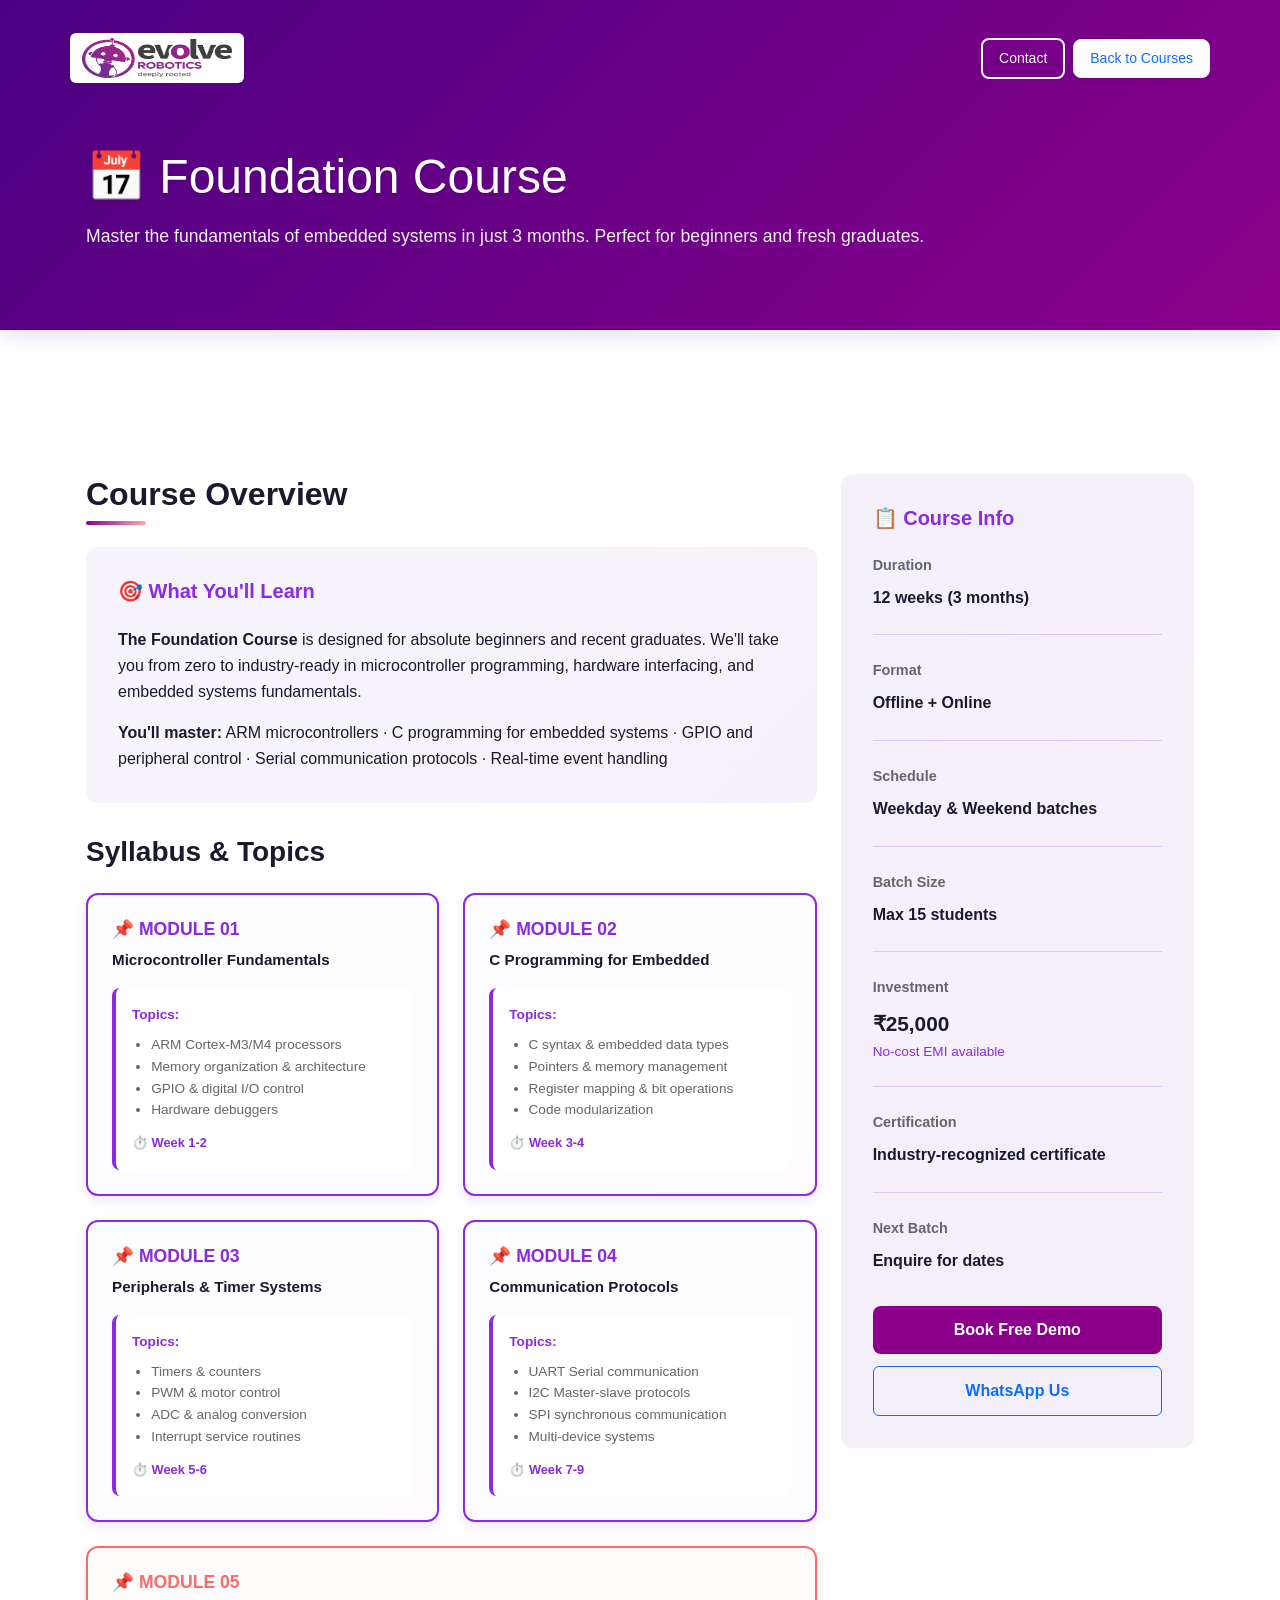
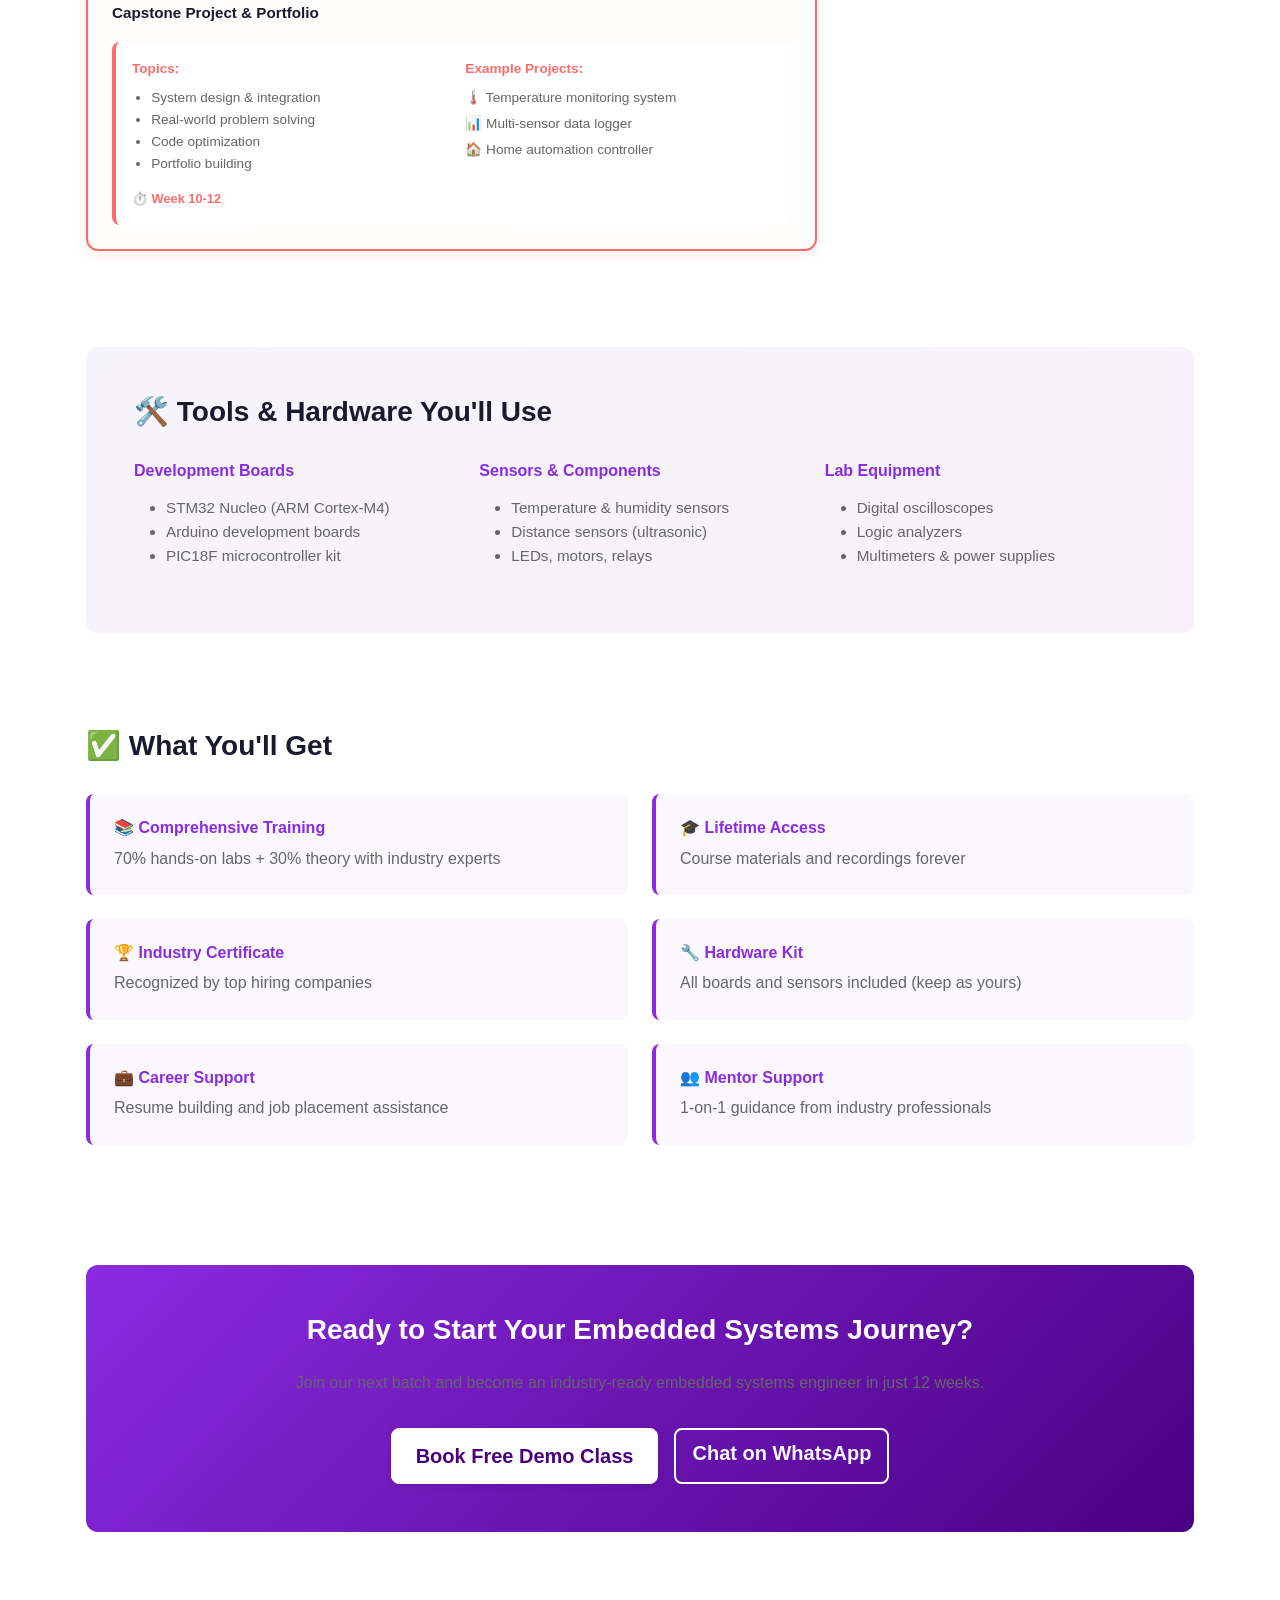
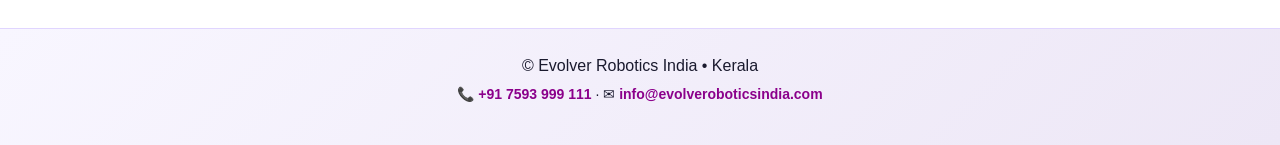
<file: embedded-systems-site/foundation-course-details.html>
<!doctype html>
<html lang="en">
  <head>
    <meta charset="utf-8">
    <meta name="viewport" content="width=device-width, initial-scale=1">
    <title>Foundation Course — Evolver Robotics India</title>
    <link href="https://cdn.jsdelivr.net/npm/bootstrap@5.3.2/dist/css/bootstrap.min.css" rel="stylesheet">
    <link href="assets/css/styles.css" rel="stylesheet">
  </head>
  <body>
    <header class="bg-primary text-white">
      <nav class="navbar navbar-expand-lg container" style="align-items: center; padding: 0.75rem 0;">
        <a class="navbar-brand d-flex align-items-center" href="index.html" style="margin: 0;">
          <div style="background: white; padding: 0.5rem 0.75rem; border-radius: 6px; display: flex; align-items: center; height: 50px;">
            <img src="assets/images/evr_logo.png" alt="logo" width="150" height="40">
          </div>
        </a>
        <div class="ms-auto d-flex gap-2" style="align-items: center;">
          <a class="btn btn-outline-light btn-sm" href="index.html#contact" style="padding: 0.5rem 1rem; font-weight: 500;">Contact</a>
          <a class="btn btn-light text-primary btn-sm" href="index.html#course-selection" style="padding: 0.5rem 1rem; font-weight: 500;">Back to Courses</a>
        </div>
      </nav>
      <div class="container py-5">
        <div class="row">
          <div class="col-lg-12">
            <h1 class="display-5">📅 Foundation Course</h1>
            <p class="lead">Master the fundamentals of embedded systems in just 3 months. Perfect for beginners and fresh graduates.</p>
          </div>
        </div>
      </div>
    </header>

    <main class="container my-5">
      <section class="mb-5" style="margin-top: 3rem;">
        <div class="row g-4">
          <div class="col-lg-8">
            <h2 style="margin-bottom: 2rem; font-weight: 700; font-size: 2rem; color: #1a1a2e;">Course Overview</h2>
            
            <div style="background: linear-gradient(135deg, rgba(147, 112, 219, 0.08), rgba(155, 89, 182, 0.08)); padding: 2rem; border-radius: 12px; margin-bottom: 2rem;">
              <h5 style="color: #8a2be2; font-weight: 700; margin-bottom: 1.5rem;">🎯 What You'll Learn</h5>
              <p><strong>The Foundation Course</strong> is designed for absolute beginners and recent graduates. We'll take you from zero to industry-ready in microcontroller programming, hardware interfacing, and embedded systems fundamentals.</p>
              <p style="margin-bottom: 0;"><strong>You'll master:</strong> ARM microcontrollers · C programming for embedded systems · GPIO and peripheral control · Serial communication protocols · Real-time event handling</p>
            </div>

            <h3 style="color: #1a1a2e; font-weight: 700; margin-bottom: 1.5rem;">Syllabus & Topics</h3>
            <div class="row g-4">
              <div class="col-md-6">
                <div class="card h-100" style="border: 2px solid #8a2be2; border-radius: 12px; box-shadow: 0 4px 12px rgba(138, 43, 226, 0.12); display: flex; flex-direction: column; background: linear-gradient(135deg, rgba(147, 112, 219, 0.02), rgba(155, 89, 182, 0.02));">
                  <div class="card-body">
                    <h6 style="color: #8a2be2; font-weight: 700; margin-bottom: 0.5rem; font-size: 1.1rem;">📌 MODULE 01</h6>
                    <p style="color: #1a1a2e; font-weight: 600; margin-bottom: 1rem; font-size: 0.95rem;">Microcontroller Fundamentals</p>
                    <div style="background: white; padding: 1rem; border-radius: 8px; border-left: 4px solid #8a2be2; font-size: 0.85rem;">
                      <p style="margin-bottom: 0.5rem; color: #666;"><strong style="color: #8a2be2;">Topics:</strong></p>
                      <ul style="margin-bottom: 0.75rem; padding-left: 1.2rem; color: #666;">
                        <li>ARM Cortex-M3/M4 processors</li>
                        <li>Memory organization & architecture</li>
                        <li>GPIO & digital I/O control</li>
                        <li>Hardware debuggers</li>
                      </ul>
                      <p style="margin-bottom: 0; color: #8a2be2; font-size: 0.8rem;"><strong>⏱️ Week 1-2</strong></p>
                    </div>
                  </div>
                </div>
              </div>

              <div class="col-md-6">
                <div class="card h-100" style="border: 2px solid #8a2be2; border-radius: 12px; box-shadow: 0 4px 12px rgba(138, 43, 226, 0.12); display: flex; flex-direction: column; background: linear-gradient(135deg, rgba(147, 112, 219, 0.02), rgba(155, 89, 182, 0.02));">
                  <div class="card-body">
                    <h6 style="color: #8a2be2; font-weight: 700; margin-bottom: 0.5rem; font-size: 1.1rem;">📌 MODULE 02</h6>
                    <p style="color: #1a1a2e; font-weight: 600; margin-bottom: 1rem; font-size: 0.95rem;">C Programming for Embedded</p>
                    <div style="background: white; padding: 1rem; border-radius: 8px; border-left: 4px solid #8a2be2; font-size: 0.85rem;">
                      <p style="margin-bottom: 0.5rem; color: #666;"><strong style="color: #8a2be2;">Topics:</strong></p>
                      <ul style="margin-bottom: 0.75rem; padding-left: 1.2rem; color: #666;">
                        <li>C syntax & embedded data types</li>
                        <li>Pointers & memory management</li>
                        <li>Register mapping & bit operations</li>
                        <li>Code modularization</li>
                      </ul>
                      <p style="margin-bottom: 0; color: #8a2be2; font-size: 0.8rem;"><strong>⏱️ Week 3-4</strong></p>
                    </div>
                  </div>
                </div>
              </div>

              <div class="col-md-6">
                <div class="card h-100" style="border: 2px solid #8a2be2; border-radius: 12px; box-shadow: 0 4px 12px rgba(138, 43, 226, 0.12); display: flex; flex-direction: column; background: linear-gradient(135deg, rgba(147, 112, 219, 0.02), rgba(155, 89, 182, 0.02));">
                  <div class="card-body">
                    <h6 style="color: #8a2be2; font-weight: 700; margin-bottom: 0.5rem; font-size: 1.1rem;">📌 MODULE 03</h6>
                    <p style="color: #1a1a2e; font-weight: 600; margin-bottom: 1rem; font-size: 0.95rem;">Peripherals & Timer Systems</p>
                    <div style="background: white; padding: 1rem; border-radius: 8px; border-left: 4px solid #8a2be2; font-size: 0.85rem;">
                      <p style="margin-bottom: 0.5rem; color: #666;"><strong style="color: #8a2be2;">Topics:</strong></p>
                      <ul style="margin-bottom: 0.75rem; padding-left: 1.2rem; color: #666;">
                        <li>Timers & counters</li>
                        <li>PWM & motor control</li>
                        <li>ADC & analog conversion</li>
                        <li>Interrupt service routines</li>
                      </ul>
                      <p style="margin-bottom: 0; color: #8a2be2; font-size: 0.8rem;"><strong>⏱️ Week 5-6</strong></p>
                    </div>
                  </div>
                </div>
              </div>

              <div class="col-md-6">
                <div class="card h-100" style="border: 2px solid #8a2be2; border-radius: 12px; box-shadow: 0 4px 12px rgba(138, 43, 226, 0.12); display: flex; flex-direction: column; background: linear-gradient(135deg, rgba(147, 112, 219, 0.02), rgba(155, 89, 182, 0.02));">
                  <div class="card-body">
                    <h6 style="color: #8a2be2; font-weight: 700; margin-bottom: 0.5rem; font-size: 1.1rem;">📌 MODULE 04</h6>
                    <p style="color: #1a1a2e; font-weight: 600; margin-bottom: 1rem; font-size: 0.95rem;">Communication Protocols</p>
                    <div style="background: white; padding: 1rem; border-radius: 8px; border-left: 4px solid #8a2be2; font-size: 0.85rem;">
                      <p style="margin-bottom: 0.5rem; color: #666;"><strong style="color: #8a2be2;">Topics:</strong></p>
                      <ul style="margin-bottom: 0.75rem; padding-left: 1.2rem; color: #666;">
                        <li>UART Serial communication</li>
                        <li>I2C Master-slave protocols</li>
                        <li>SPI synchronous communication</li>
                        <li>Multi-device systems</li>
                      </ul>
                      <p style="margin-bottom: 0; color: #8a2be2; font-size: 0.8rem;"><strong>⏱️ Week 7-9</strong></p>
                    </div>
                  </div>
                </div>
              </div>

              <div class="col-12">
                <div class="card h-100" style="border: 2px solid #ff6b6b; border-radius: 12px; box-shadow: 0 4px 12px rgba(255, 107, 107, 0.12); display: flex; flex-direction: column; background: linear-gradient(135deg, rgba(255, 107, 107, 0.02), rgba(255, 107, 107, 0.02));">
                  <div class="card-body">
                    <h6 style="color: #ff6b6b; font-weight: 700; margin-bottom: 0.5rem; font-size: 1.1rem;">📌 MODULE 05</h6>
                    <p style="color: #1a1a2e; font-weight: 600; margin-bottom: 1rem; font-size: 0.95rem;">Capstone Project & Portfolio</p>
                    <div style="background: white; padding: 1rem; border-radius: 8px; border-left: 4px solid #ff6b6b;">
                      <div class="row">
                        <div class="col-md-6">
                          <p style="margin-bottom: 0.5rem; color: #666; font-size: 0.85rem;"><strong style="color: #ff6b6b;">Topics:</strong></p>
                          <ul style="margin-bottom: 0; padding-left: 1.2rem; color: #666; font-size: 0.85rem;">
                            <li>System design & integration</li>
                            <li>Real-world problem solving</li>
                            <li>Code optimization</li>
                            <li>Portfolio building</li>
                          </ul>
                        </div>
                        <div class="col-md-6">
                          <p style="margin-bottom: 0.5rem; color: #666; font-size: 0.85rem;"><strong style="color: #ff6b6b;">Example Projects:</strong></p>
                          <p style="margin-bottom: 0.25rem; color: #666; font-size: 0.85rem;">🌡️ Temperature monitoring system</p>
                          <p style="margin-bottom: 0.25rem; color: #666; font-size: 0.85rem;">📊 Multi-sensor data logger</p>
                          <p style="color: #666; font-size: 0.85rem;">🏠 Home automation controller</p>
                        </div>
                      </div>
                      <p style="margin-top: 0.75rem; margin-bottom: 0; color: #ff6b6b; font-size: 0.8rem;"><strong>⏱️ Week 10-12</strong></p>
                    </div>
                  </div>
                </div>
              </div>
            </div>
          </div>

          <div class="col-lg-4">
            <div style="background: linear-gradient(135deg, rgba(147, 112, 219, 0.1), rgba(155, 89, 182, 0.1)); padding: 2rem; border-radius: 12px; position: sticky; top: 2rem;">
              <h5 style="color: #8a2be2; font-weight: 700; margin-bottom: 1.5rem;">📋 Course Info</h5>
              
              <div style="margin-bottom: 1.5rem; padding-bottom: 1.5rem; border-bottom: 1px solid rgba(138, 43, 226, 0.2);">
                <p style="color: #666; font-size: 0.9rem; margin-bottom: 0.5rem;"><strong>Duration</strong></p>
                <p style="color: #1a1a2e; font-weight: 600; margin-bottom: 0;">12 weeks (3 months)</p>
              </div>

              <div style="margin-bottom: 1.5rem; padding-bottom: 1.5rem; border-bottom: 1px solid rgba(138, 43, 226, 0.2);">
                <p style="color: #666; font-size: 0.9rem; margin-bottom: 0.5rem;"><strong>Format</strong></p>
                <p style="color: #1a1a2e; font-weight: 600; margin-bottom: 0;">Offline + Online</p>
              </div>

              <div style="margin-bottom: 1.5rem; padding-bottom: 1.5rem; border-bottom: 1px solid rgba(138, 43, 226, 0.2);">
                <p style="color: #666; font-size: 0.9rem; margin-bottom: 0.5rem;"><strong>Schedule</strong></p>
                <p style="color: #1a1a2e; font-weight: 600; margin-bottom: 0;">Weekday & Weekend batches</p>
              </div>

              <div style="margin-bottom: 1.5rem; padding-bottom: 1.5rem; border-bottom: 1px solid rgba(138, 43, 226, 0.2);">
                <p style="color: #666; font-size: 0.9rem; margin-bottom: 0.5rem;"><strong>Batch Size</strong></p>
                <p style="color: #1a1a2e; font-weight: 600; margin-bottom: 0;">Max 15 students</p>
              </div>

              <div style="margin-bottom: 1.5rem; padding-bottom: 1.5rem; border-bottom: 1px solid rgba(138, 43, 226, 0.2);">
                <p style="color: #666; font-size: 0.9rem; margin-bottom: 0.5rem;"><strong>Investment</strong></p>
                <p style="color: #1a1a2e; font-weight: 600; margin-bottom: 0; font-size: 1.3rem;">₹25,000</p>
                <p style="color: #8a2be2; font-size: 0.85rem; margin-bottom: 0;">No-cost EMI available</p>
              </div>

              <div style="margin-bottom: 1.5rem; padding-bottom: 1.5rem; border-bottom: 1px solid rgba(138, 43, 226, 0.2);">
                <p style="color: #666; font-size: 0.9rem; margin-bottom: 0.5rem;"><strong>Certification</strong></p>
                <p style="color: #1a1a2e; font-weight: 600; margin-bottom: 0;">Industry-recognized certificate</p>
              </div>

              <div style="margin-bottom: 2rem;">
                <p style="color: #666; font-size: 0.9rem; margin-bottom: 0.5rem;"><strong>Next Batch</strong></p>
                <p style="color: #1a1a2e; font-weight: 600; margin-bottom: 0;">Enquire for dates</p>
              </div>

              <a href="index.html#contact" class="btn btn-primary w-100" style="font-weight: 600; padding: 0.75rem 1rem; margin-bottom: 0.75rem;">Book Free Demo</a>
              <a href="https://wa.me/917593999111?text=Hi%2C+I+want+to+know+more+about+the+Foundation+Course" target="_blank" class="btn btn-outline-primary w-100" style="font-weight: 600; padding: 0.75rem 1rem;">WhatsApp Us</a>
            </div>
          </div>
        </div>
      </section>

      <section class="mb-5" style="background: linear-gradient(135deg, rgba(147, 112, 219, 0.08), rgba(155, 89, 182, 0.08)); padding: 3rem; border-radius: 12px; margin-top: 3rem;">
        <h3 style="color: #1a1a2e; font-weight: 700; margin-bottom: 2rem;">🛠️ Tools & Hardware You'll Use</h3>
        <div class="row g-4">
          <div class="col-md-4">
            <h6 style="color: #8a2be2; font-weight: 700; margin-bottom: 1rem;">Development Boards</h6>
            <ul style="color: #666; font-size: 0.95rem;">
              <li>STM32 Nucleo (ARM Cortex-M4)</li>
              <li>Arduino development boards</li>
              <li>PIC18F microcontroller kit</li>
            </ul>
          </div>
          <div class="col-md-4">
            <h6 style="color: #8a2be2; font-weight: 700; margin-bottom: 1rem;">Sensors & Components</h6>
            <ul style="color: #666; font-size: 0.95rem;">
              <li>Temperature & humidity sensors</li>
              <li>Distance sensors (ultrasonic)</li>
              <li>LEDs, motors, relays</li>
            </ul>
          </div>
          <div class="col-md-4">
            <h6 style="color: #8a2be2; font-weight: 700; margin-bottom: 1rem;">Lab Equipment</h6>
            <ul style="color: #666; font-size: 0.95rem;">
              <li>Digital oscilloscopes</li>
              <li>Logic analyzers</li>
              <li>Multimeters & power supplies</li>
            </ul>
          </div>
        </div>
      </section>

      <section class="mb-5" style="margin-top: 3rem;">
        <h3 style="color: #1a1a2e; font-weight: 700; margin-bottom: 2rem;">✅ What You'll Get</h3>
        <div class="row g-4">
          <div class="col-md-6">
            <div style="padding: 1.5rem; border-left: 4px solid #8a2be2; background: rgba(147, 112, 219, 0.05); border-radius: 8px; margin-bottom: 1.5rem;">
              <h6 style="color: #8a2be2; font-weight: 700; margin-bottom: 0.5rem;">📚 Comprehensive Training</h6>
              <p style="color: #666; margin-bottom: 0;">70% hands-on labs + 30% theory with industry experts</p>
            </div>
            <div style="padding: 1.5rem; border-left: 4px solid #8a2be2; background: rgba(147, 112, 219, 0.05); border-radius: 8px; margin-bottom: 1.5rem;">
              <h6 style="color: #8a2be2; font-weight: 700; margin-bottom: 0.5rem;">🏆 Industry Certificate</h6>
              <p style="color: #666; margin-bottom: 0;">Recognized by top hiring companies</p>
            </div>
            <div style="padding: 1.5rem; border-left: 4px solid #8a2be2; background: rgba(147, 112, 219, 0.05); border-radius: 8px; margin-bottom: 1.5rem;">
              <h6 style="color: #8a2be2; font-weight: 700; margin-bottom: 0.5rem;">💼 Career Support</h6>
              <p style="color: #666; margin-bottom: 0;">Resume building and job placement assistance</p>
            </div>
          </div>
          <div class="col-md-6">
            <div style="padding: 1.5rem; border-left: 4px solid #8a2be2; background: rgba(147, 112, 219, 0.05); border-radius: 8px; margin-bottom: 1.5rem;">
              <h6 style="color: #8a2be2; font-weight: 700; margin-bottom: 0.5rem;">🎓 Lifetime Access</h6>
              <p style="color: #666; margin-bottom: 0;">Course materials and recordings forever</p>
            </div>
            <div style="padding: 1.5rem; border-left: 4px solid #8a2be2; background: rgba(147, 112, 219, 0.05); border-radius: 8px; margin-bottom: 1.5rem;">
              <h6 style="color: #8a2be2; font-weight: 700; margin-bottom: 0.5rem;">🔧 Hardware Kit</h6>
              <p style="color: #666; margin-bottom: 0;">All boards and sensors included (keep as yours)</p>
            </div>
            <div style="padding: 1.5rem; border-left: 4px solid #8a2be2; background: rgba(147, 112, 219, 0.05); border-radius: 8px; margin-bottom: 1.5rem;">
              <h6 style="color: #8a2be2; font-weight: 700; margin-bottom: 0.5rem;">👥 Mentor Support</h6>
              <p style="color: #666; margin-bottom: 0;">1-on-1 guidance from industry professionals</p>
            </div>
          </div>
        </div>
      </section>

      <section style="background: linear-gradient(135deg, #8a2be2, #4b0082); padding: 3rem; border-radius: 12px; text-align: center; color: white; margin-top: 3rem; margin-bottom: 3rem;">
        <h3 style="font-weight: 700; margin-bottom: 1.5rem;">Ready to Start Your Embedded Systems Journey?</h3>
        <p style="font-size: 1rem; margin-bottom: 2rem;">Join our next batch and become an industry-ready embedded systems engineer in just 12 weeks.</p>
        <div class="d-flex justify-content-center gap-3">
          <a href="index.html#contact" class="btn btn-light btn-lg" style="font-weight: 600;">Book Free Demo Class</a>
          <a href="https://wa.me/917593999111?text=Hi%2C+I+want+to+enroll+in+the+Foundation+Course" target="_blank" class="btn btn-outline-light btn-lg" style="font-weight: 600;">Chat on WhatsApp</a>
        </div>
      </section>
    </main>

    <footer class="text-center py-4 bg-light">
      <div class="container">
        <p class="mb-1">© Evolver Robotics India • Kerala</p>
        <p class="small">📞 <a href="tel:+917593999111">+91 7593 999 111</a> · ✉ <a href="mailto:info@evolveroboticsindia.com">info@evolveroboticsindia.com</a></p>
      </div>
    </footer>

    <script src="https://cdn.jsdelivr.net/npm/bootstrap@5.3.2/dist/js/bootstrap.bundle.min.js"></script>
  </body>
</html>
</file>
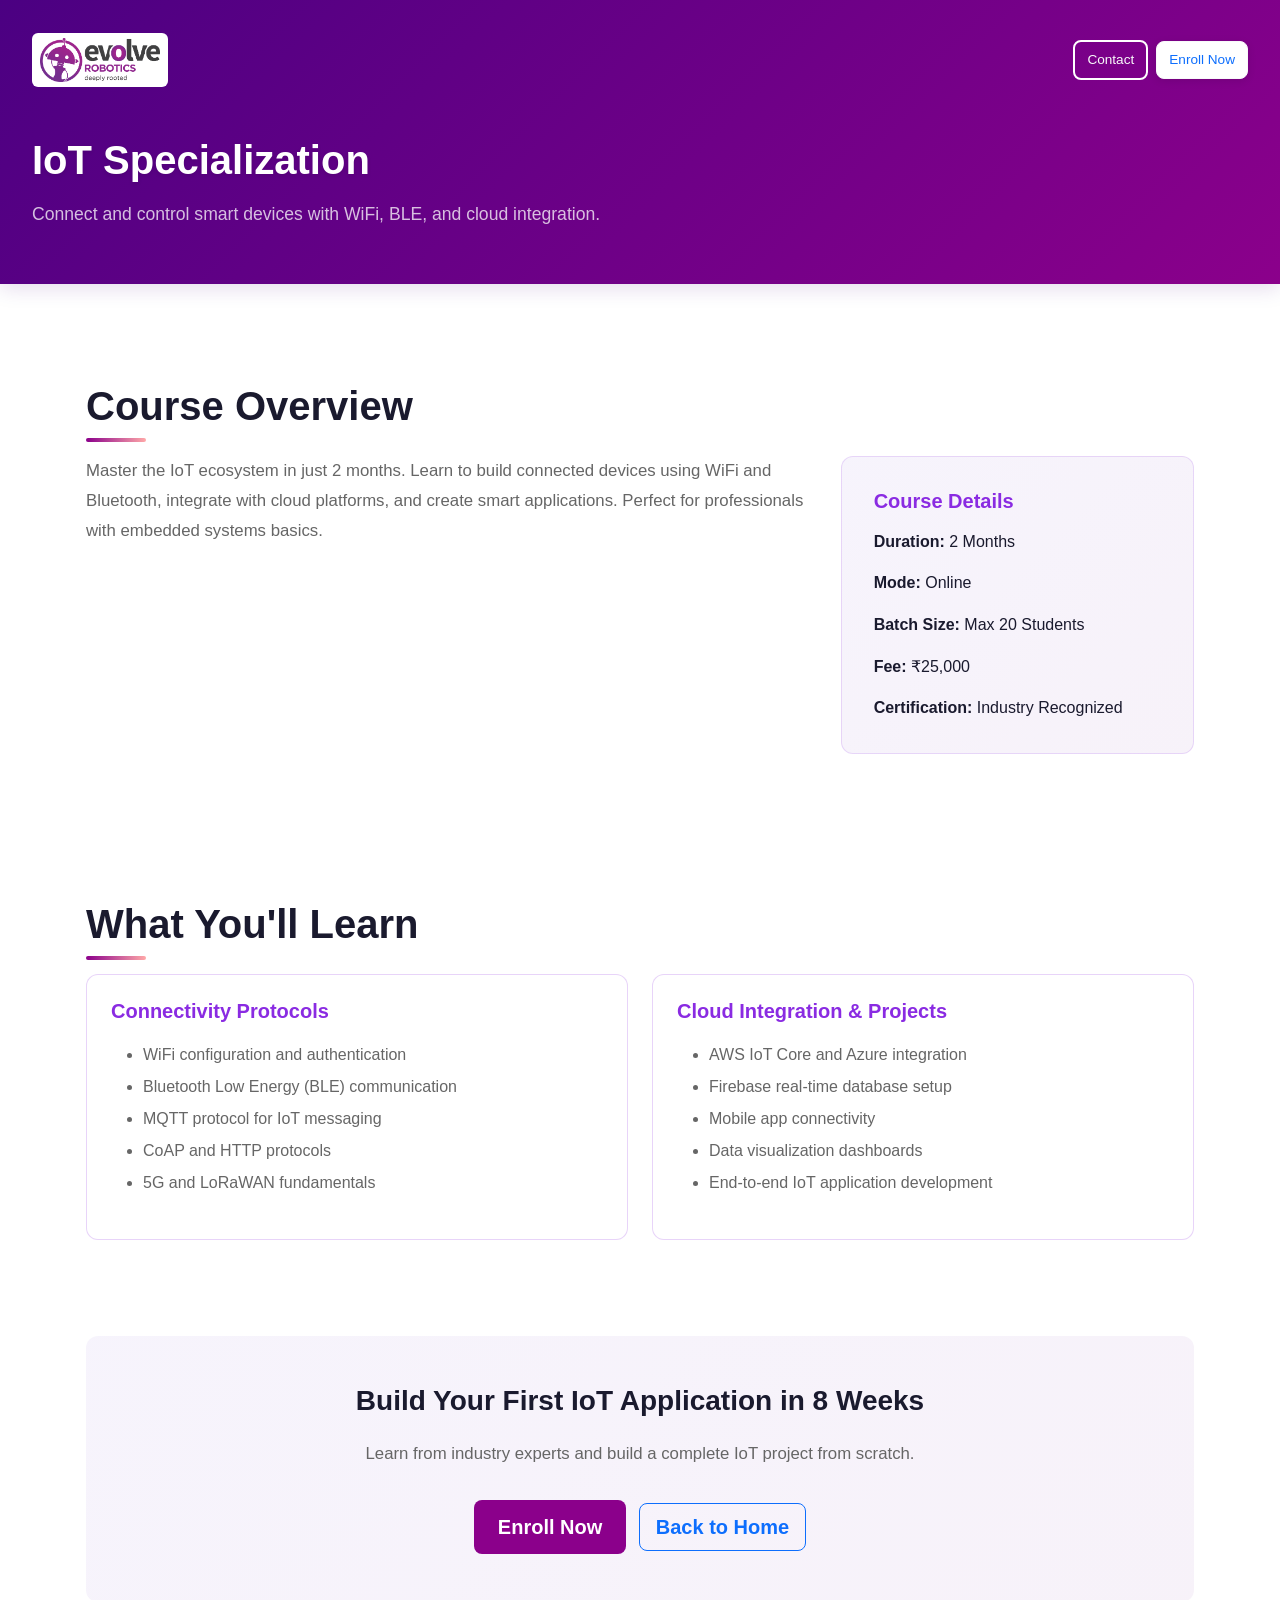
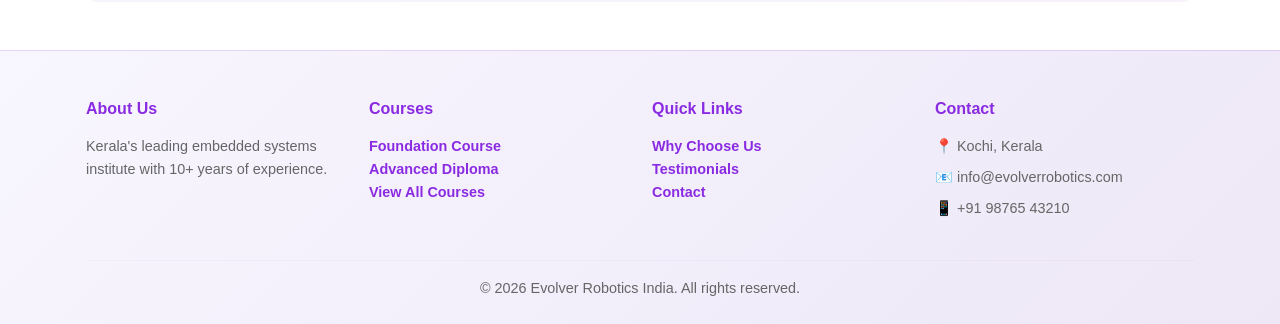
<file: embedded-systems-site/iot-course-details.html>
<!doctype html>
<html lang="en">
  <head>
    <meta charset="utf-8">
    <meta name="viewport" content="width=device-width, initial-scale=1">
    <title>IoT Specialization — Embedded Systems</title>
    <link href="https://cdn.jsdelivr.net/npm/bootstrap@5.3.2/dist/css/bootstrap.min.css" rel="stylesheet">
    <link href="assets/css/styles.css" rel="stylesheet">
  </head>
  <body>
    <header class="bg-primary text-white">
      <nav class="navbar navbar-expand-lg" style="align-items: center; padding: 0.75rem 2rem; margin: 0;">
        <a class="navbar-brand d-flex align-items-center" href="index.html" style="margin: 0; flex-shrink: 0;">
          <div style="background: white; padding: 0.3rem 0.5rem; border-radius: 6px; display: flex; align-items: center; height: auto; min-width: 0;">
            <img src="assets/images/evr_logo.png" alt="logo" style="max-width: 120px; width: 100%; height: auto;">
          </div>
        </a>
        <div class="ms-auto d-flex gap-2" style="align-items: center; flex-wrap: wrap;">
          <a class="btn btn-outline-light btn-sm" href="index.html#contact" style="padding: 0.5rem 0.75rem; font-weight: 500; font-size: 0.85rem; white-space: nowrap;">Contact</a>
          <a class="btn btn-light text-primary btn-sm" href="index.html#enroll" style="padding: 0.5rem 0.75rem; font-weight: 500; font-size: 0.85rem; white-space: nowrap;">Enroll Now</a>
        </div>
      </nav>
      <div style="padding: 2rem 1rem; margin: 0;">
        <div class="row align-items-center" style="margin: 0;">
          <div class="col-lg-8 text-white" style="padding: 0 1rem;">
            <h1 class="fw-bold mb-3" style="line-height: 1.2; font-size: clamp(1.5rem, 5vw, 2.5rem);">
              IoT Specialization
            </h1>
            <p class="lead mb-4 opacity-75" style="font-size: clamp(0.95rem, 4vw, 1.1rem);">
              Connect and control smart devices with WiFi, BLE, and cloud integration.
            </p>
          </div>
        </div>
      </div>
    </header>

    <main class="container my-5">
      <section class="mb-5">
        <h2 style="margin-bottom: 1.5rem; font-weight: 700; color: #1a1a2e;">Course Overview</h2>
        <div class="row">
          <div class="col-lg-8">
            <p style="font-size: 1.05rem; color: #666; line-height: 1.8;">
              Master the IoT ecosystem in just 2 months. Learn to build connected devices using WiFi and Bluetooth, integrate with cloud platforms, and create smart applications. Perfect for professionals with embedded systems basics.
            </p>
          </div>
          <div class="col-lg-4">
            <div style="background: linear-gradient(135deg, rgba(147, 112, 219, 0.08), rgba(155, 89, 182, 0.08)); padding: 2rem; border-radius: 12px; border: 1px solid rgba(138, 43, 226, 0.15);">
              <h5 style="color: #8a2be2; font-weight: 700; margin-bottom: 1rem;">Course Details</h5>
              <p><strong>Duration:</strong> 2 Months</p>
              <p><strong>Mode:</strong> Online</p>
              <p><strong>Batch Size:</strong> Max 20 Students</p>
              <p><strong>Fee:</strong> ₹25,000</p>
              <p style="margin-bottom: 0;"><strong>Certification:</strong> Industry Recognized</p>
            </div>
          </div>
        </div>
      </section>

      <section class="mb-5">
        <h2 style="margin-bottom: 1.5rem; font-weight: 700; color: #1a1a2e;">What You'll Learn</h2>
        <div class="row g-4">
          <div class="col-md-6">
            <div style="background: white; border: 1px solid rgba(138, 43, 226, 0.2); padding: 1.5rem; border-radius: 12px;">
              <h5 style="color: #8a2be2; font-weight: 700; margin-bottom: 1rem;">Connectivity Protocols</h5>
              <ul style="color: #666; line-height: 2;">
                <li>WiFi configuration and authentication</li>
                <li>Bluetooth Low Energy (BLE) communication</li>
                <li>MQTT protocol for IoT messaging</li>
                <li>CoAP and HTTP protocols</li>
                <li>5G and LoRaWAN fundamentals</li>
              </ul>
            </div>
          </div>
          <div class="col-md-6">
            <div style="background: white; border: 1px solid rgba(138, 43, 226, 0.2); padding: 1.5rem; border-radius: 12px;">
              <h5 style="color: #8a2be2; font-weight: 700; margin-bottom: 1rem;">Cloud Integration & Projects</h5>
              <ul style="color: #666; line-height: 2;">
                <li>AWS IoT Core and Azure integration</li>
                <li>Firebase real-time database setup</li>
                <li>Mobile app connectivity</li>
                <li>Data visualization dashboards</li>
                <li>End-to-end IoT application development</li>
              </ul>
            </div>
          </div>
        </div>
      </section>

      <section style="background: linear-gradient(135deg, rgba(147, 112, 219, 0.08), rgba(155, 89, 182, 0.08)); padding: 3rem; border-radius: 12px; text-align: center;">
        <h3 style="color: #1a1a2e; font-weight: 700; margin-bottom: 1.5rem;">Build Your First IoT Application in 8 Weeks</h3>
        <p style="color: #666; margin-bottom: 2rem; font-size: 1.05rem;">
          Learn from industry experts and build a complete IoT project from scratch.
        </p>
        <a href="index.html#contact" class="btn btn-primary btn-lg" style="font-weight: 600;">Enroll Now</a>
        <a href="index.html" class="btn btn-outline-primary btn-lg ms-2" style="font-weight: 600;">Back to Home</a>
      </section>
    </main>

    <footer class="mt-5 pt-5 pb-4" style="background: linear-gradient(135deg, #f8f6ff 0%, #ede7f6 100%); border-top: 1px solid rgba(138, 43, 226, 0.15);">
      <div class="container">
        <div class="row mb-4">
          <div class="col-md-3">
            <h6 style="color: #8a2be2; font-weight: 700; margin-bottom: 1rem;">About Us</h6>
            <p style="font-size: 0.9rem; color: #666;">Kerala's leading embedded systems institute with 10+ years of experience.</p>
          </div>
          <div class="col-md-3">
            <h6 style="color: #8a2be2; font-weight: 700; margin-bottom: 1rem;">Courses</h6>
            <ul style="list-style: none; padding: 0; font-size: 0.9rem;">
              <li><a href="foundation-course-details.html" style="color: #8a2be2; text-decoration: none;">Foundation Course</a></li>
              <li><a href="advanced-course-details.html" style="color: #8a2be2; text-decoration: none;">Advanced Diploma</a></li>
              <li><a href="index.html" style="color: #8a2be2; text-decoration: none;">View All Courses</a></li>
            </ul>
          </div>
          <div class="col-md-3">
            <h6 style="color: #8a2be2; font-weight: 700; margin-bottom: 1rem;">Quick Links</h6>
            <ul style="list-style: none; padding: 0; font-size: 0.9rem;">
              <li><a href="index.html#why-choose" style="color: #8a2be2; text-decoration: none;">Why Choose Us</a></li>
              <li><a href="index.html#testimonials" style="color: #8a2be2; text-decoration: none;">Testimonials</a></li>
              <li><a href="index.html#contact" style="color: #8a2be2; text-decoration: none;">Contact</a></li>
            </ul>
          </div>
          <div class="col-md-3">
            <h6 style="color: #8a2be2; font-weight: 700; margin-bottom: 1rem;">Contact</h6>
            <p style="font-size: 0.9rem; color: #666; margin-bottom: 0.5rem;">📍 Kochi, Kerala</p>
            <p style="font-size: 0.9rem; color: #666; margin-bottom: 0.5rem;">📧 info@evolverrobotics.com</p>
            <p style="font-size: 0.9rem; color: #666;">📱 +91 98765 43210</p>
          </div>
        </div>
        <hr style="border-color: rgba(138, 43, 226, 0.15);">
        <p style="text-align: center; color: #666; font-size: 0.9rem; margin: 0;">© 2026 Evolver Robotics India. All rights reserved.</p>
      </div>
    </footer>

    <script src="https://cdn.jsdelivr.net/npm/bootstrap@5.3.2/dist/js/bootstrap.bundle.min.js"></script>
  </body>
</html>
</file>
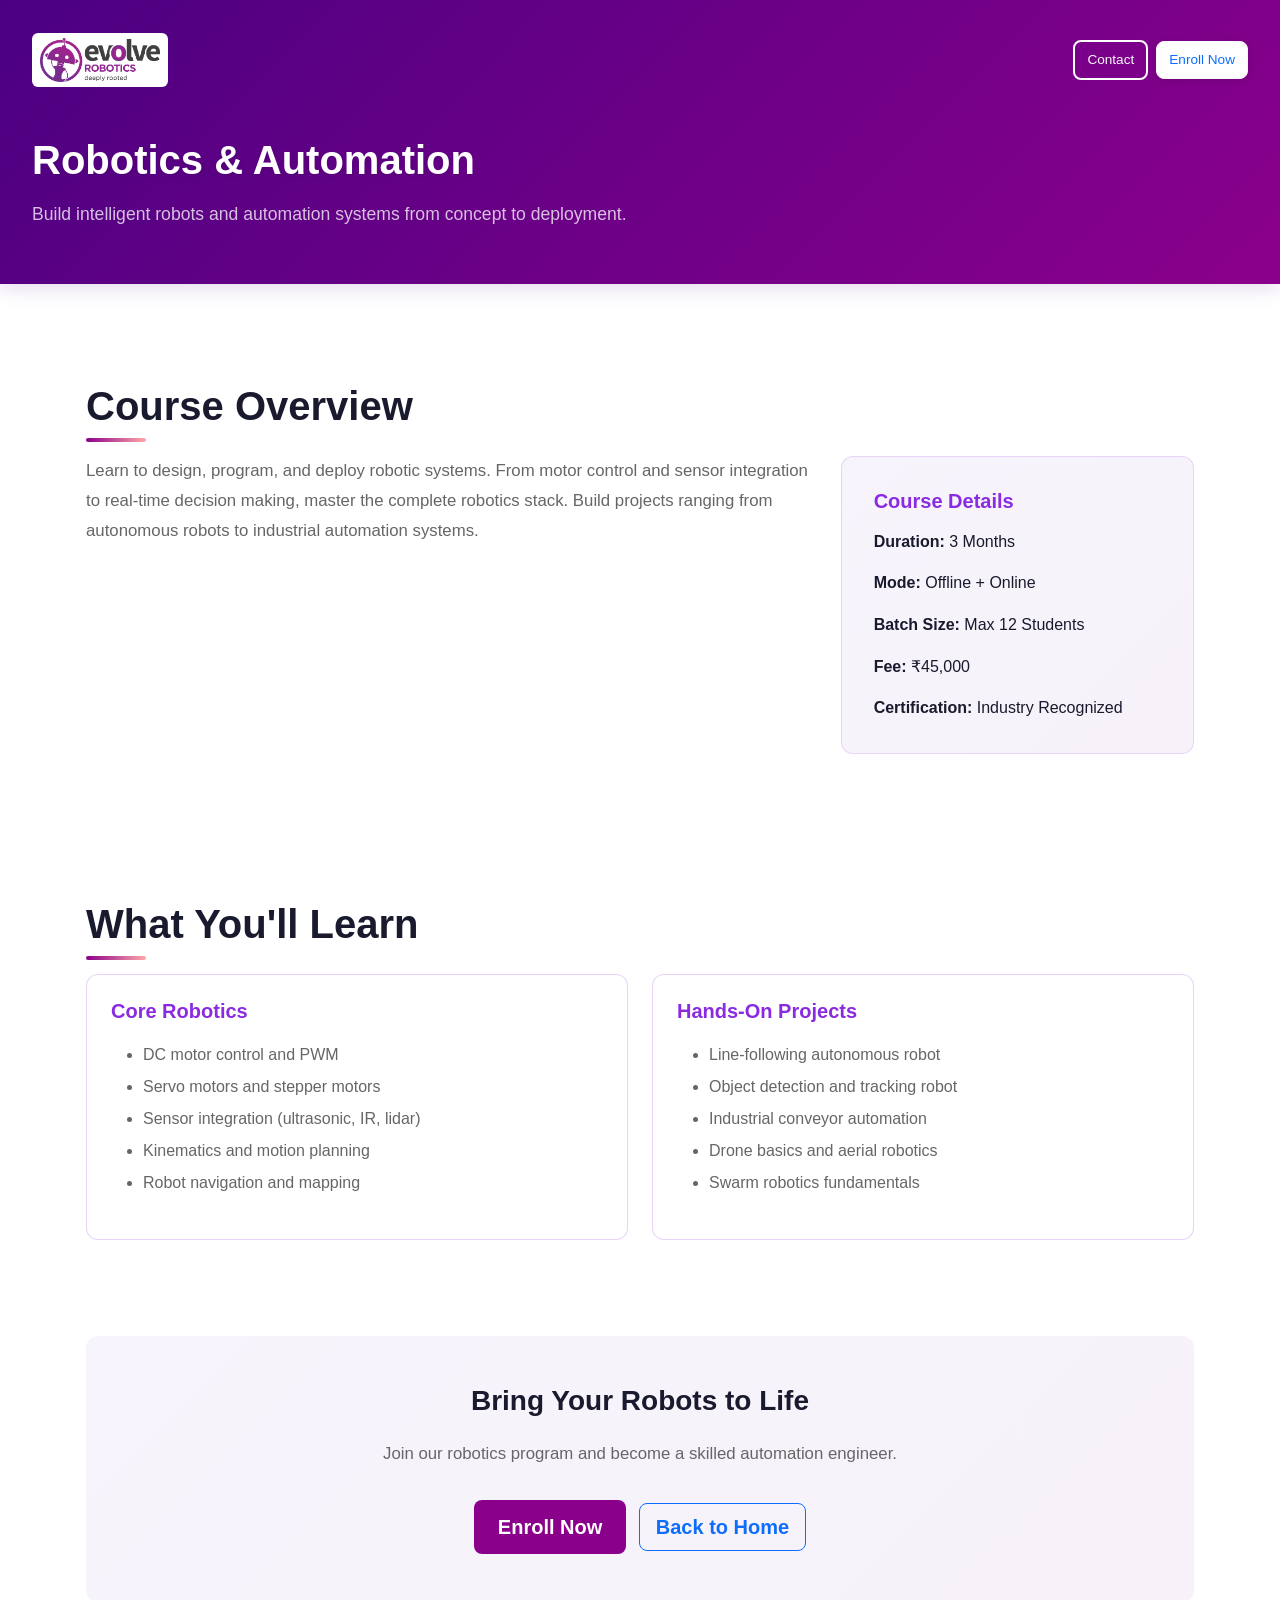
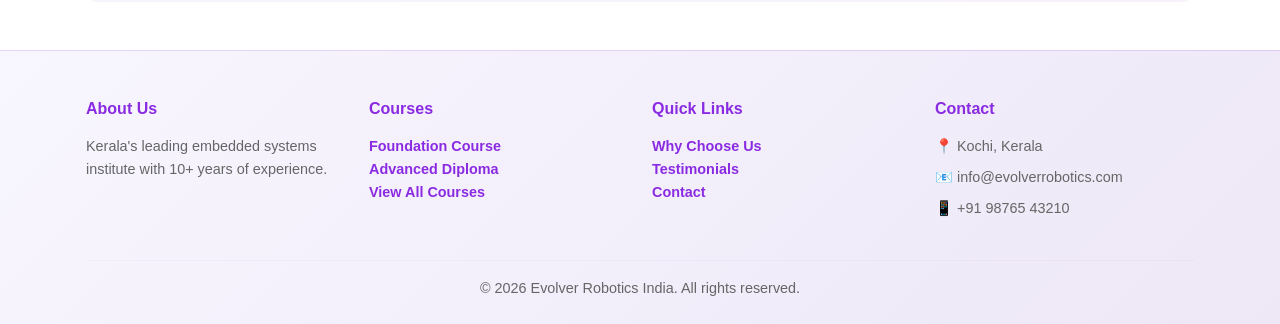
<file: embedded-systems-site/robotics-course-details.html>
<!doctype html>
<html lang="en">
  <head>
    <meta charset="utf-8">
    <meta name="viewport" content="width=device-width, initial-scale=1">
    <title>Robotics & Automation — Embedded Systems</title>
    <link href="https://cdn.jsdelivr.net/npm/bootstrap@5.3.2/dist/css/bootstrap.min.css" rel="stylesheet">
    <link href="assets/css/styles.css" rel="stylesheet">
  </head>
  <body>
    <header class="bg-primary text-white">
      <nav class="navbar navbar-expand-lg" style="align-items: center; padding: 0.75rem 2rem; margin: 0;">
        <a class="navbar-brand d-flex align-items-center" href="index.html" style="margin: 0; flex-shrink: 0;">
          <div style="background: white; padding: 0.3rem 0.5rem; border-radius: 6px; display: flex; align-items: center; height: auto; min-width: 0;">
            <img src="assets/images/evr_logo.png" alt="logo" style="max-width: 120px; width: 100%; height: auto;">
          </div>
        </a>
        <div class="ms-auto d-flex gap-2" style="align-items: center; flex-wrap: wrap;">
          <a class="btn btn-outline-light btn-sm" href="index.html#contact" style="padding: 0.5rem 0.75rem; font-weight: 500; font-size: 0.85rem; white-space: nowrap;">Contact</a>
          <a class="btn btn-light text-primary btn-sm" href="index.html#enroll" style="padding: 0.5rem 0.75rem; font-weight: 500; font-size: 0.85rem; white-space: nowrap;">Enroll Now</a>
        </div>
      </nav>
      <div style="padding: 2rem 1rem; margin: 0;">
        <div class="row align-items-center" style="margin: 0;">
          <div class="col-lg-8 text-white" style="padding: 0 1rem;">
            <h1 class="fw-bold mb-3" style="line-height: 1.2; font-size: clamp(1.5rem, 5vw, 2.5rem);">
              Robotics & Automation
            </h1>
            <p class="lead mb-4 opacity-75" style="font-size: clamp(0.95rem, 4vw, 1.1rem);">
              Build intelligent robots and automation systems from concept to deployment.
            </p>
          </div>
        </div>
      </div>
    </header>

    <main class="container my-5">
      <section class="mb-5">
        <h2 style="margin-bottom: 1.5rem; font-weight: 700; color: #1a1a2e;">Course Overview</h2>
        <div class="row">
          <div class="col-lg-8">
            <p style="font-size: 1.05rem; color: #666; line-height: 1.8;">
              Learn to design, program, and deploy robotic systems. From motor control and sensor integration to real-time decision making, master the complete robotics stack. Build projects ranging from autonomous robots to industrial automation systems.
            </p>
          </div>
          <div class="col-lg-4">
            <div style="background: linear-gradient(135deg, rgba(147, 112, 219, 0.08), rgba(155, 89, 182, 0.08)); padding: 2rem; border-radius: 12px; border: 1px solid rgba(138, 43, 226, 0.15);">
              <h5 style="color: #8a2be2; font-weight: 700; margin-bottom: 1rem;">Course Details</h5>
              <p><strong>Duration:</strong> 3 Months</p>
              <p><strong>Mode:</strong> Offline + Online</p>
              <p><strong>Batch Size:</strong> Max 12 Students</p>
              <p><strong>Fee:</strong> ₹45,000</p>
              <p style="margin-bottom: 0;"><strong>Certification:</strong> Industry Recognized</p>
            </div>
          </div>
        </div>
      </section>

      <section class="mb-5">
        <h2 style="margin-bottom: 1.5rem; font-weight: 700; color: #1a1a2e;">What You'll Learn</h2>
        <div class="row g-4">
          <div class="col-md-6">
            <div style="background: white; border: 1px solid rgba(138, 43, 226, 0.2); padding: 1.5rem; border-radius: 12px;">
              <h5 style="color: #8a2be2; font-weight: 700; margin-bottom: 1rem;">Core Robotics</h5>
              <ul style="color: #666; line-height: 2;">
                <li>DC motor control and PWM</li>
                <li>Servo motors and stepper motors</li>
                <li>Sensor integration (ultrasonic, IR, lidar)</li>
                <li>Kinematics and motion planning</li>
                <li>Robot navigation and mapping</li>
              </ul>
            </div>
          </div>
          <div class="col-md-6">
            <div style="background: white; border: 1px solid rgba(138, 43, 226, 0.2); padding: 1.5rem; border-radius: 12px;">
              <h5 style="color: #8a2be2; font-weight: 700; margin-bottom: 1rem;">Hands-On Projects</h5>
              <ul style="color: #666; line-height: 2;">
                <li>Line-following autonomous robot</li>
                <li>Object detection and tracking robot</li>
                <li>Industrial conveyor automation</li>
                <li>Drone basics and aerial robotics</li>
                <li>Swarm robotics fundamentals</li>
              </ul>
            </div>
          </div>
        </div>
      </section>

      <section style="background: linear-gradient(135deg, rgba(147, 112, 219, 0.08), rgba(155, 89, 182, 0.08)); padding: 3rem; border-radius: 12px; text-align: center;">
        <h3 style="color: #1a1a2e; font-weight: 700; margin-bottom: 1.5rem;">Bring Your Robots to Life</h3>
        <p style="color: #666; margin-bottom: 2rem; font-size: 1.05rem;">
          Join our robotics program and become a skilled automation engineer.
        </p>
        <a href="index.html#contact" class="btn btn-primary btn-lg" style="font-weight: 600;">Enroll Now</a>
        <a href="index.html" class="btn btn-outline-primary btn-lg ms-2" style="font-weight: 600;">Back to Home</a>
      </section>
    </main>

    <footer class="mt-5 pt-5 pb-4" style="background: linear-gradient(135deg, #f8f6ff 0%, #ede7f6 100%); border-top: 1px solid rgba(138, 43, 226, 0.15);">
      <div class="container">
        <div class="row mb-4">
          <div class="col-md-3">
            <h6 style="color: #8a2be2; font-weight: 700; margin-bottom: 1rem;">About Us</h6>
            <p style="font-size: 0.9rem; color: #666;">Kerala's leading embedded systems institute with 10+ years of experience.</p>
          </div>
          <div class="col-md-3">
            <h6 style="color: #8a2be2; font-weight: 700; margin-bottom: 1rem;">Courses</h6>
            <ul style="list-style: none; padding: 0; font-size: 0.9rem;">
              <li><a href="foundation-course-details.html" style="color: #8a2be2; text-decoration: none;">Foundation Course</a></li>
              <li><a href="advanced-course-details.html" style="color: #8a2be2; text-decoration: none;">Advanced Diploma</a></li>
              <li><a href="index.html" style="color: #8a2be2; text-decoration: none;">View All Courses</a></li>
            </ul>
          </div>
          <div class="col-md-3">
            <h6 style="color: #8a2be2; font-weight: 700; margin-bottom: 1rem;">Quick Links</h6>
            <ul style="list-style: none; padding: 0; font-size: 0.9rem;">
              <li><a href="index.html#why-choose" style="color: #8a2be2; text-decoration: none;">Why Choose Us</a></li>
              <li><a href="index.html#testimonials" style="color: #8a2be2; text-decoration: none;">Testimonials</a></li>
              <li><a href="index.html#contact" style="color: #8a2be2; text-decoration: none;">Contact</a></li>
            </ul>
          </div>
          <div class="col-md-3">
            <h6 style="color: #8a2be2; font-weight: 700; margin-bottom: 1rem;">Contact</h6>
            <p style="font-size: 0.9rem; color: #666; margin-bottom: 0.5rem;">📍 Kochi, Kerala</p>
            <p style="font-size: 0.9rem; color: #666; margin-bottom: 0.5rem;">📧 info@evolverrobotics.com</p>
            <p style="font-size: 0.9rem; color: #666;">📱 +91 98765 43210</p>
          </div>
        </div>
        <hr style="border-color: rgba(138, 43, 226, 0.15);">
        <p style="text-align: center; color: #666; font-size: 0.9rem; margin: 0;">© 2026 Evolver Robotics India. All rights reserved.</p>
      </div>
    </footer>

    <script src="https://cdn.jsdelivr.net/npm/bootstrap@5.3.2/dist/js/bootstrap.bundle.min.js"></script>
  </body>
</html>
</file>
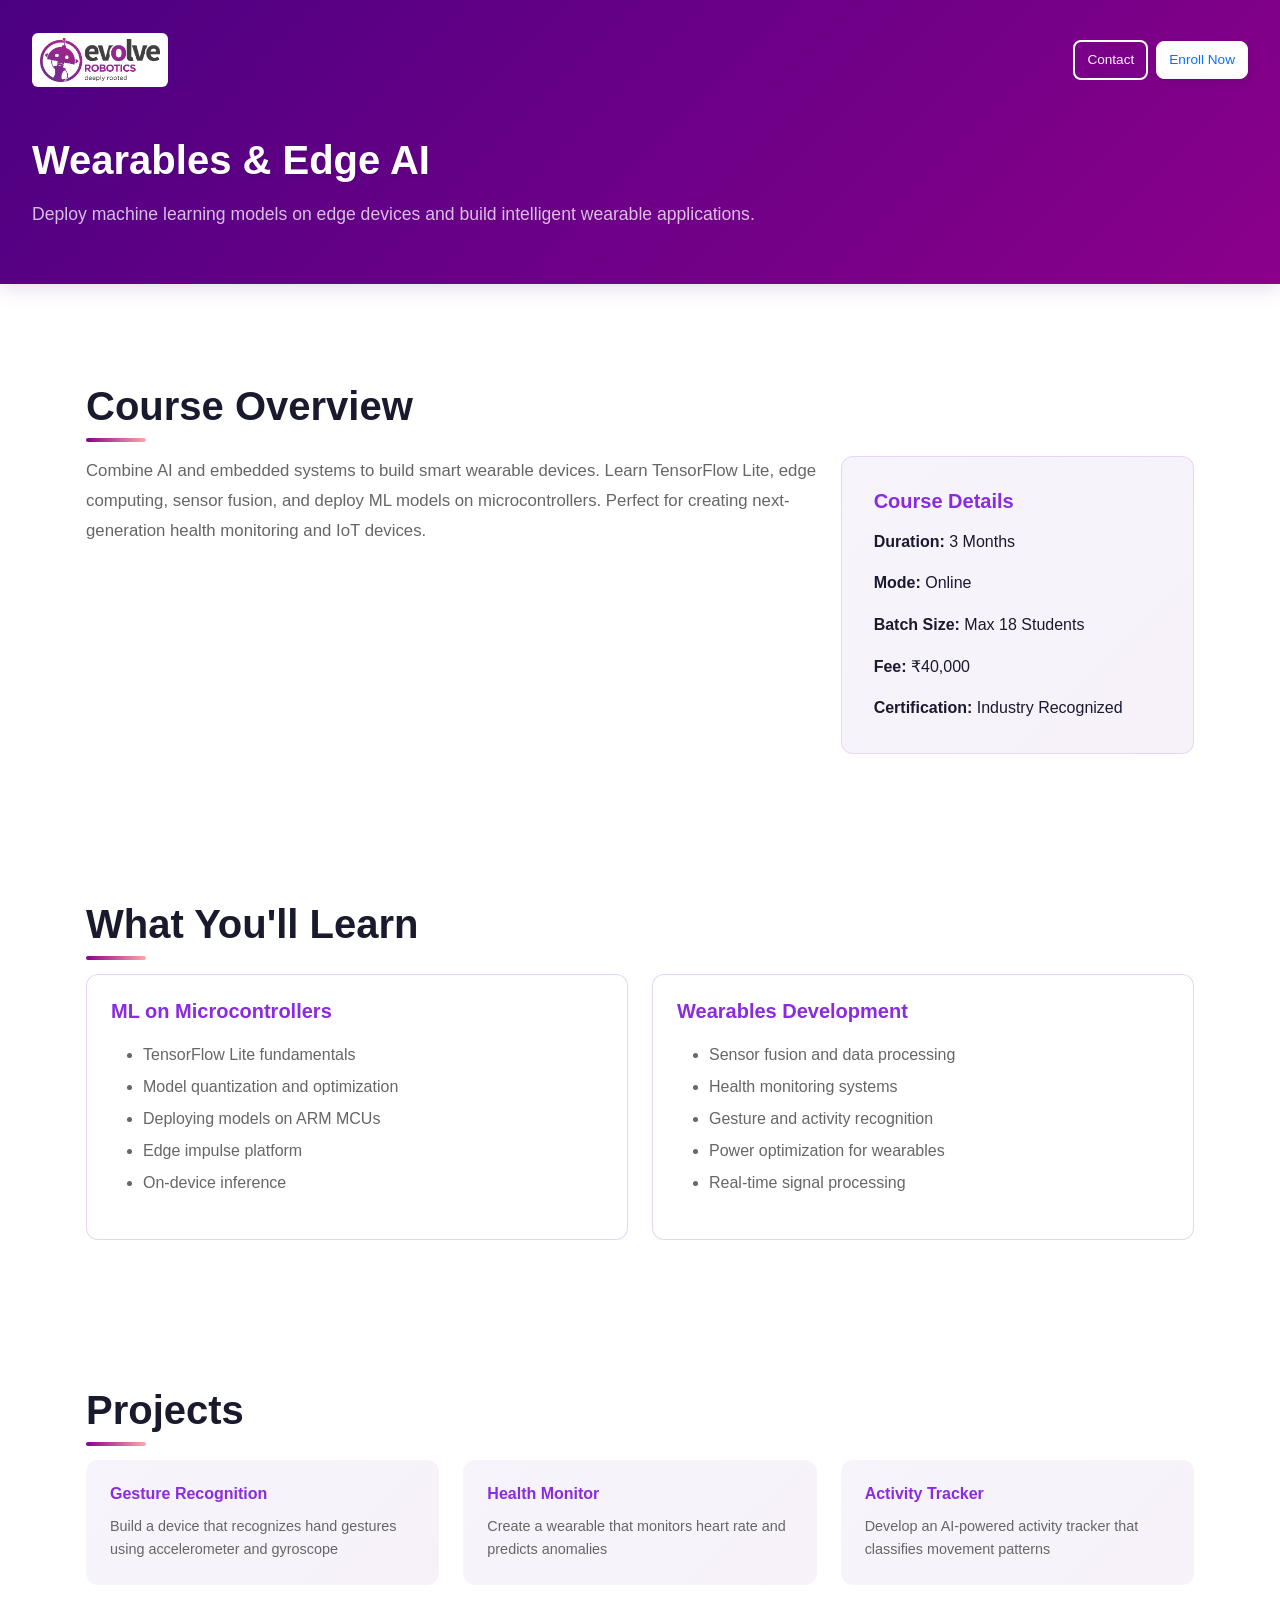
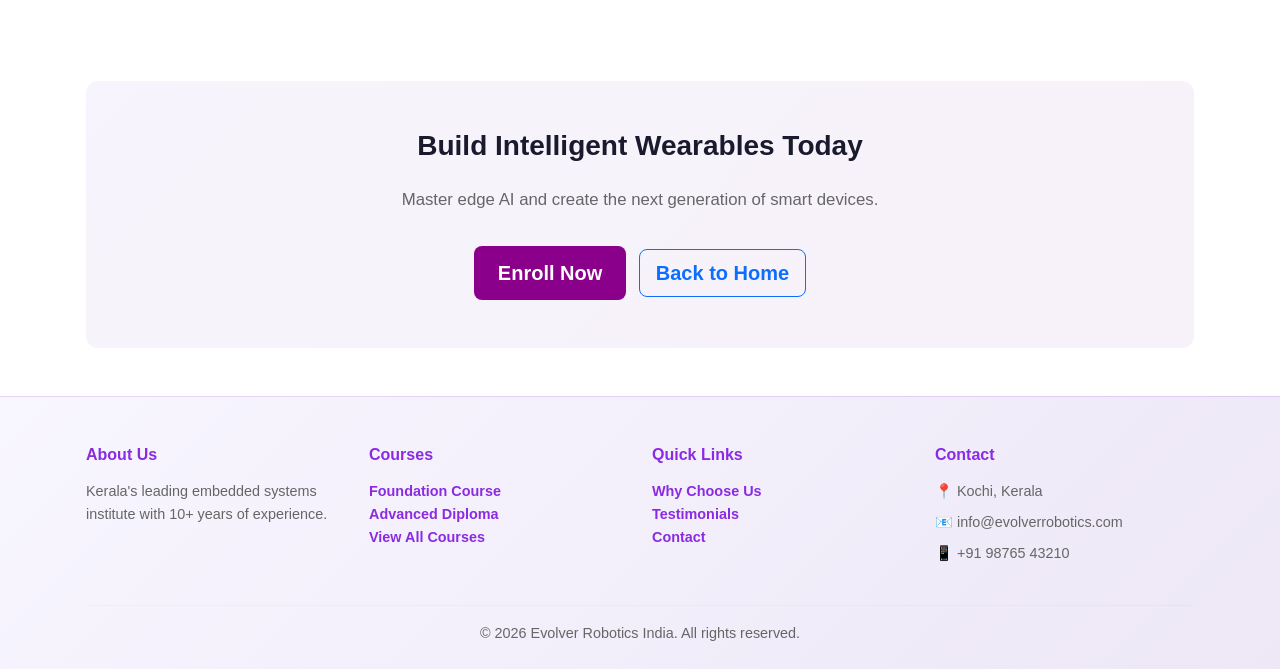
<file: embedded-systems-site/wearables-course-details.html>
<!doctype html>
<html lang="en">
  <head>
    <meta charset="utf-8">
    <meta name="viewport" content="width=device-width, initial-scale=1">
    <title>Wearables & Edge AI — Embedded Systems</title>
    <link href="https://cdn.jsdelivr.net/npm/bootstrap@5.3.2/dist/css/bootstrap.min.css" rel="stylesheet">
    <link href="assets/css/styles.css" rel="stylesheet">
  </head>
  <body>
    <header class="bg-primary text-white">
      <nav class="navbar navbar-expand-lg" style="align-items: center; padding: 0.75rem 2rem; margin: 0;">
        <a class="navbar-brand d-flex align-items-center" href="index.html" style="margin: 0; flex-shrink: 0;">
          <div style="background: white; padding: 0.3rem 0.5rem; border-radius: 6px; display: flex; align-items: center; height: auto; min-width: 0;">
            <img src="assets/images/evr_logo.png" alt="logo" style="max-width: 120px; width: 100%; height: auto;">
          </div>
        </a>
        <div class="ms-auto d-flex gap-2" style="align-items: center; flex-wrap: wrap;">
          <a class="btn btn-outline-light btn-sm" href="index.html#contact" style="padding: 0.5rem 0.75rem; font-weight: 500; font-size: 0.85rem; white-space: nowrap;">Contact</a>
          <a class="btn btn-light text-primary btn-sm" href="index.html#enroll" style="padding: 0.5rem 0.75rem; font-weight: 500; font-size: 0.85rem; white-space: nowrap;">Enroll Now</a>
        </div>
      </nav>
      <div style="padding: 2rem 1rem; margin: 0;">
        <div class="row align-items-center" style="margin: 0;">
          <div class="col-lg-8 text-white" style="padding: 0 1rem;">
            <h1 class="fw-bold mb-3" style="line-height: 1.2; font-size: clamp(1.5rem, 5vw, 2.5rem);">
              Wearables & Edge AI
            </h1>
            <p class="lead mb-4 opacity-75" style="font-size: clamp(0.95rem, 4vw, 1.1rem);">
              Deploy machine learning models on edge devices and build intelligent wearable applications.
            </p>
          </div>
        </div>
      </div>
    </header>

    <main class="container my-5">
      <section class="mb-5">
        <h2 style="margin-bottom: 1.5rem; font-weight: 700; color: #1a1a2e;">Course Overview</h2>
        <div class="row">
          <div class="col-lg-8">
            <p style="font-size: 1.05rem; color: #666; line-height: 1.8;">
              Combine AI and embedded systems to build smart wearable devices. Learn TensorFlow Lite, edge computing, sensor fusion, and deploy ML models on microcontrollers. Perfect for creating next-generation health monitoring and IoT devices.
            </p>
          </div>
          <div class="col-lg-4">
            <div style="background: linear-gradient(135deg, rgba(147, 112, 219, 0.08), rgba(155, 89, 182, 0.08)); padding: 2rem; border-radius: 12px; border: 1px solid rgba(138, 43, 226, 0.15);">
              <h5 style="color: #8a2be2; font-weight: 700; margin-bottom: 1rem;">Course Details</h5>
              <p><strong>Duration:</strong> 3 Months</p>
              <p><strong>Mode:</strong> Online</p>
              <p><strong>Batch Size:</strong> Max 18 Students</p>
              <p><strong>Fee:</strong> ₹40,000</p>
              <p style="margin-bottom: 0;"><strong>Certification:</strong> Industry Recognized</p>
            </div>
          </div>
        </div>
      </section>

      <section class="mb-5">
        <h2 style="margin-bottom: 1.5rem; font-weight: 700; color: #1a1a2e;">What You'll Learn</h2>
        <div class="row g-4">
          <div class="col-md-6">
            <div style="background: white; border: 1px solid rgba(138, 43, 226, 0.2); padding: 1.5rem; border-radius: 12px;">
              <h5 style="color: #8a2be2; font-weight: 700; margin-bottom: 1rem;">ML on Microcontrollers</h5>
              <ul style="color: #666; line-height: 2;">
                <li>TensorFlow Lite fundamentals</li>
                <li>Model quantization and optimization</li>
                <li>Deploying models on ARM MCUs</li>
                <li>Edge impulse platform</li>
                <li>On-device inference</li>
              </ul>
            </div>
          </div>
          <div class="col-md-6">
            <div style="background: white; border: 1px solid rgba(138, 43, 226, 0.2); padding: 1.5rem; border-radius: 12px;">
              <h5 style="color: #8a2be2; font-weight: 700; margin-bottom: 1rem;">Wearables Development</h5>
              <ul style="color: #666; line-height: 2;">
                <li>Sensor fusion and data processing</li>
                <li>Health monitoring systems</li>
                <li>Gesture and activity recognition</li>
                <li>Power optimization for wearables</li>
                <li>Real-time signal processing</li>
              </ul>
            </div>
          </div>
        </div>
      </section>

      <section class="mb-5">
        <h2 style="margin-bottom: 1.5rem; font-weight: 700; color: #1a1a2e;">Projects</h2>
        <div class="row g-4">
          <div class="col-md-4">
            <div style="background: linear-gradient(135deg, rgba(147, 112, 219, 0.08), rgba(155, 89, 182, 0.08)); padding: 1.5rem; border-radius: 12px;">
              <h6 style="color: #8a2be2; font-weight: 700; margin-bottom: 0.75rem;">Gesture Recognition</h6>
              <p style="color: #666; margin: 0; font-size: 0.9rem;">Build a device that recognizes hand gestures using accelerometer and gyroscope</p>
            </div>
          </div>
          <div class="col-md-4">
            <div style="background: linear-gradient(135deg, rgba(147, 112, 219, 0.08), rgba(155, 89, 182, 0.08)); padding: 1.5rem; border-radius: 12px;">
              <h6 style="color: #8a2be2; font-weight: 700; margin-bottom: 0.75rem;">Health Monitor</h6>
              <p style="color: #666; margin: 0; font-size: 0.9rem;">Create a wearable that monitors heart rate and predicts anomalies</p>
            </div>
          </div>
          <div class="col-md-4">
            <div style="background: linear-gradient(135deg, rgba(147, 112, 219, 0.08), rgba(155, 89, 182, 0.08)); padding: 1.5rem; border-radius: 12px;">
              <h6 style="color: #8a2be2; font-weight: 700; margin-bottom: 0.75rem;">Activity Tracker</h6>
              <p style="color: #666; margin: 0; font-size: 0.9rem;">Develop an AI-powered activity tracker that classifies movement patterns</p>
            </div>
          </div>
        </div>
      </section>

      <section style="background: linear-gradient(135deg, rgba(147, 112, 219, 0.08), rgba(155, 89, 182, 0.08)); padding: 3rem; border-radius: 12px; text-align: center;">
        <h3 style="color: #1a1a2e; font-weight: 700; margin-bottom: 1.5rem;">Build Intelligent Wearables Today</h3>
        <p style="color: #666; margin-bottom: 2rem; font-size: 1.05rem;">
          Master edge AI and create the next generation of smart devices.
        </p>
        <a href="index.html#contact" class="btn btn-primary btn-lg" style="font-weight: 600;">Enroll Now</a>
        <a href="index.html" class="btn btn-outline-primary btn-lg ms-2" style="font-weight: 600;">Back to Home</a>
      </section>
    </main>

    <footer class="mt-5 pt-5 pb-4" style="background: linear-gradient(135deg, #f8f6ff 0%, #ede7f6 100%); border-top: 1px solid rgba(138, 43, 226, 0.15);">
      <div class="container">
        <div class="row mb-4">
          <div class="col-md-3">
            <h6 style="color: #8a2be2; font-weight: 700; margin-bottom: 1rem;">About Us</h6>
            <p style="font-size: 0.9rem; color: #666;">Kerala's leading embedded systems institute with 10+ years of experience.</p>
          </div>
          <div class="col-md-3">
            <h6 style="color: #8a2be2; font-weight: 700; margin-bottom: 1rem;">Courses</h6>
            <ul style="list-style: none; padding: 0; font-size: 0.9rem;">
              <li><a href="foundation-course-details.html" style="color: #8a2be2; text-decoration: none;">Foundation Course</a></li>
              <li><a href="advanced-course-details.html" style="color: #8a2be2; text-decoration: none;">Advanced Diploma</a></li>
              <li><a href="index.html" style="color: #8a2be2; text-decoration: none;">View All Courses</a></li>
            </ul>
          </div>
          <div class="col-md-3">
            <h6 style="color: #8a2be2; font-weight: 700; margin-bottom: 1rem;">Quick Links</h6>
            <ul style="list-style: none; padding: 0; font-size: 0.9rem;">
              <li><a href="index.html#why-choose" style="color: #8a2be2; text-decoration: none;">Why Choose Us</a></li>
              <li><a href="index.html#testimonials" style="color: #8a2be2; text-decoration: none;">Testimonials</a></li>
              <li><a href="index.html#contact" style="color: #8a2be2; text-decoration: none;">Contact</a></li>
            </ul>
          </div>
          <div class="col-md-3">
            <h6 style="color: #8a2be2; font-weight: 700; margin-bottom: 1rem;">Contact</h6>
            <p style="font-size: 0.9rem; color: #666; margin-bottom: 0.5rem;">📍 Kochi, Kerala</p>
            <p style="font-size: 0.9rem; color: #666; margin-bottom: 0.5rem;">📧 info@evolverrobotics.com</p>
            <p style="font-size: 0.9rem; color: #666;">📱 +91 98765 43210</p>
          </div>
        </div>
        <hr style="border-color: rgba(138, 43, 226, 0.15);">
        <p style="text-align: center; color: #666; font-size: 0.9rem; margin: 0;">© 2026 Evolver Robotics India. All rights reserved.</p>
      </div>
    </footer>

    <script src="https://cdn.jsdelivr.net/npm/bootstrap@5.3.2/dist/js/bootstrap.bundle.min.js"></script>
  </body>
</html>
</file>
<file: embedded-systems-site/assets/css/styles.css>
:root {
  --purple-900: #4b0082;
  --purple-600: #8B008B;
  --purple-500: #9370db;
  --accent: #ff6b6b;
  --accent-light: #ffa8a8;
  --dark-text: #1a1a2e;
  --light-bg: #f8f6ff;
  --border-color: #e0d5ff;
  --white: #ffffff;
}

* { transition: all 0.3s ease; }

body {
  background: var(--white);
  font-family: 'Segoe UI', Tahoma, Geneva, Verdana, sans-serif;
  color: var(--dark-text);
  line-height: 1.6;
}

/* ===== SECTIONS ===== */
section {
  padding: 2rem 0;
}

section h2 {
  font-weight: 700;
  font-size: 2rem;
  color: #1a1a2e;
  margin-bottom: 0.75rem;
  line-height: 1.3;
}

section > p {
  color: #666;
  font-size: 1rem;
  margin-bottom: 2rem;
}

main {
  padding-top: 2rem;
}

/* ===== HEADER & NAV ===== */
header {
  background: linear-gradient(135deg, var(--purple-900) 0%, var(--purple-600) 100%) !important;
  box-shadow: 0 4px 20px rgba(75, 0, 130, 0.15);
  padding-top: 1rem;
}

header .navbar-brand {
  font-weight: 700;
  font-size: 1.5rem;
  letter-spacing: -0.5px;
}

header .navbar-brand span {
  font-weight: 700;
  letter-spacing: 0.5px;
}

header h1 {
  font-weight: 800;
  line-height: 1.2;
  margin-bottom: 1rem;
  text-shadow: 0 2px 4px rgba(0, 0, 0, 0.1);
}

header .lead {
  font-size: 1.1rem;
  font-weight: 500;
  margin-bottom: 2rem;
  opacity: 0.95;
}

/* ===== BUTTONS ===== */
.btn-light {
  background: var(--white);
  color: var(--purple-900);
  font-weight: 600;
  border-radius: 8px;
  padding: 0.75rem 1.5rem;
  box-shadow: 0 2px 8px rgba(0, 0, 0, 0.1);
}

.btn-light:hover {
  background: #f0f0f0;
  transform: translateY(-2px);
  box-shadow: 0 4px 12px rgba(0, 0, 0, 0.15);
}

.btn-primary {
  background: var(--purple-600);
  border: none;
  border-radius: 8px;
  font-weight: 600;
  padding: 0.75rem 1.5rem;
}

.btn-primary:hover {
  background: var(--purple-900);
  transform: translateY(-2px);
  box-shadow: 0 4px 12px rgba(138, 43, 226, 0.3);
}

.btn-outline-light {
  border: 2px solid var(--white);
  border-radius: 8px;
}

.btn-outline-light:hover {
  background: rgba(255, 255, 255, 0.2);
  border-color: var(--white);
}

/* ===== TRUST STRIP ===== */
.trust-strip {
  background: linear-gradient(135deg, rgba(147, 112, 219, 0.08) 0%, rgba(155, 89, 182, 0.08) 100%);
  border: 1px solid var(--border-color) !important;
  border-radius: 12px !important;
  padding: 2rem 1rem !important;
  display: flex;
  flex-wrap: wrap;
  gap: 2rem;
  align-items: center;
  justify-content: space-around;
}

.trust-strip div {
  text-align: center;
  flex: 1;
  min-width: 150px;
}

.trust-strip strong {
  display: block;
  font-size: 1.8rem;
  color: var(--purple-900);
  margin-bottom: 0.5rem;
}

.trust-strip .vr {
  opacity: 0.3;
  display: none;
}

@media (min-width: 768px) {
  .trust-strip .vr { display: block; }
}

/* ===== SECTION STYLING ===== */
section {
  padding: 3rem 0;
}

section h2 {
  font-size: 2.5rem;
  font-weight: 800;
  color: var(--dark-text);
  margin-bottom: 0.5rem;
  position: relative;
  display: inline-block;
}

section h2::after {
  content: '';
  position: absolute;
  bottom: -10px;
  left: 0;
  width: 60px;
  height: 4px;
  background: linear-gradient(90deg, var(--purple-600), var(--accent-light));
  border-radius: 2px;
}

section > p:first-of-type {
  font-size: 1.1rem;
  color: #666;
  margin-bottom: 2rem;
}

/* ===== CARDS ===== */
.card {
  border: 1px solid var(--border-color);
  border-radius: 12px;
  box-shadow: 0 2px 8px rgba(75, 0, 130, 0.08);
  transition: all 0.3s ease;
  overflow: hidden;
}

.card:hover {
  border-color: var(--purple-500);
  box-shadow: 0 8px 24px rgba(75, 0, 130, 0.15);
  transform: translateY(-4px);
}

.card-body {
  padding: 1.5rem;
}

.card-title {
  font-weight: 700;
  color: var(--dark-text);
  margin-bottom: 0.75rem;
}

.card-text {
  color: #666;
  font-size: 0.95rem;
}

.card img {
  object-fit: contain;
  padding: 12px;
  height: 200px;
}

/* ===== ACCORDION ===== */
.accordion-button {
  font-weight: 600;
  color: var(--dark-text);
  background: var(--light-bg);
  border-radius: 8px !important;
  border: 1px solid var(--border-color) !important;
  margin-bottom: 0;
  padding: 1.25rem 1.5rem;
  transition: all 0.3s ease;
}

.accordion-button:not(.collapsed) {
  background: linear-gradient(135deg, rgba(147, 112, 219, 0.1), rgba(155, 89, 182, 0.1));
  color: var(--purple-900);
  box-shadow: none;
  border-color: var(--purple-500) !important;
}

.accordion-button:hover {
  background: linear-gradient(135deg, rgba(147, 112, 219, 0.12), rgba(155, 89, 182, 0.12));
  border-color: var(--purple-600) !important;
}

.accordion-button:focus {
  border-color: var(--purple-600) !important;
  box-shadow: 0 0 0 0.25rem rgba(138, 43, 226, 0.15);
}

.accordion-item {
  border: none !important;
  margin-bottom: 0.75rem;
  border-radius: 8px !important;
  overflow: hidden;
  box-shadow: 0 2px 8px rgba(0, 0, 0, 0.06);
}

.accordion-body {
  background: var(--white);
  color: #666;
  line-height: 1.8;
  padding: 1.5rem;
}

/* ===== BENEFIT CARDS ===== */
.benefit-card {
  text-align: center;
  padding: 2rem;
  border-radius: 12px;
  background: linear-gradient(135deg, rgba(147, 112, 219, 0.08), rgba(155, 89, 182, 0.08));
  border: 1px solid var(--border-color);
  transition: all 0.3s ease;
  display: flex;
  flex-direction: column;
  align-items: center;
  justify-content: center;
  min-height: 280px;
}

.benefit-card:hover {
  background: linear-gradient(135deg, rgba(147, 112, 219, 0.15), rgba(155, 89, 182, 0.15));
  border-color: var(--purple-500);
  transform: translateY(-4px);
  box-shadow: 0 8px 20px rgba(75, 0, 130, 0.12);
}

.benefit-icon {
  font-size: 3rem;
  margin-bottom: 1rem;
  display: inline-block;
}

.benefit-card h5 {
  font-weight: 700;
  color: var(--dark-text);
  margin-bottom: 0.75rem;
  line-height: 1.3;
}

.benefit-card p {
  color: #666;
  font-size: 0.95rem;
  margin: 0;
}

/* ===== TESTIMONIALS ===== */
.testimonial-card {
  border-left: 4px solid var(--purple-600);
  padding: 1.75rem;
  background: white;
  border-radius: 10px;
  position: relative;
  box-shadow: 0 2px 8px rgba(75, 0, 130, 0.08);
  border: 1px solid rgba(138, 43, 226, 0.1);
  transition: all 0.3s ease;
  min-height: 200px;
  display: flex;
  flex-direction: column;
  justify-content: space-between;
}

.testimonial-card:hover {
  box-shadow: 0 8px 16px rgba(75, 0, 130, 0.12);
  transform: translateY(-2px);
}

.testimonial-text {
  color: #555;
  margin-bottom: 1.25rem;
  font-style: italic;
  font-size: 0.95rem;
  line-height: 1.6;
  flex-grow: 1;
}

.testimonial-author {
  font-weight: 700;
  color: var(--purple-900);
  font-size: 0.95rem;
  margin-bottom: 0.25rem;
}

.testimonial-role {
  color: #8a2be2;
  font-size: 0.85rem;
  font-weight: 600;
}

/* ===== FORM ===== */
.form-control, .form-select {
  border: 1px solid var(--border-color);
  border-radius: 8px;
  padding: 0.75rem 1rem;
  font-size: 0.95rem;
  transition: all 0.3s ease;
}

.form-control:focus, .form-select:focus {
  border-color: var(--purple-600);
  box-shadow: 0 0 0 0.25rem rgba(138, 43, 226, 0.15);
}

.form-control::placeholder {
  color: #999;
}

/* ===== WHATSAPP FLOAT ===== */
.whatsapp-float {
  position: fixed;
  right: 20px;
  bottom: 20px;
  z-index: 999;
  width: 60px;
  height: 60px;
  border-radius: 50%;
  background: #25d366;
  display: flex;
  align-items: center;
  justify-content: center;
  box-shadow: 0 4px 12px rgba(37, 211, 102, 0.3);
  animation: float 3s ease-in-out infinite;
  text-decoration: none;
}

.whatsapp-float:hover {
  transform: scale(1.1);
  box-shadow: 0 6px 20px rgba(37, 211, 102, 0.4);
}

.whatsapp-float img {
  width: 36px;
  height: 36px;
  filter: brightness(0) invert(1);
}

@keyframes float {
  0%, 100% { transform: translateY(0px); }
  50% { transform: translateY(-10px); }
}

/* ===== STICKY CTA ===== */
.sticky-cta {
  position: fixed;
  top: 20px;
  right: 80px;
  z-index: 998;
  background: var(--purple-600);
  color: white;
  padding: 0.75rem 1.5rem;
  border-radius: 25px;
  box-shadow: 0 4px 12px rgba(138, 43, 226, 0.3);
  font-weight: 600;
  text-decoration: none;
  transition: all 0.3s ease;
}

.sticky-cta:hover {
  background: var(--purple-900);
  transform: scale(1.05);
}

/* ===== MODAL ===== */
.modal-content {
  border: 1px solid var(--border-color);
  border-radius: 12px;
  box-shadow: 0 8px 24px rgba(75, 0, 130, 0.2);
}

.modal-header {
  background: linear-gradient(135deg, var(--purple-900), var(--purple-600));
  color: white;
  border: none;
  border-radius: 12px 12px 0 0;
}

/* ===== FOOTER ===== */
footer {
  background: linear-gradient(135deg, #f8f6ff 0%, #ede7f6 100%);
  border-top: 1px solid var(--border-color);
  color: var(--dark-text);
}

footer a {
  color: var(--purple-600);
  text-decoration: none;
  font-weight: 600;
}

footer a:hover {
  color: var(--purple-900);
  text-decoration: underline;
}

/* ===== INSTRUCTOR CARDS ===== */
.instructor-link {
  display: block;
  text-decoration: none;
  color: inherit;
}

.instructor-card {
  position: relative;
  height: 350px;
  border-radius: 12px;
  overflow: hidden;
  box-shadow: 0 4px 12px rgba(75, 0, 130, 0.1);
  cursor: pointer;
  transition: box-shadow 0.3s ease;
}

.instructor-link:hover .instructor-card {
  box-shadow: 0 6px 20px rgba(75, 0, 130, 0.25);
}

.instructor-image {
  width: 100%;
  height: 100%;
  object-fit: cover;
  display: block;
}

.instructor-overlay {
  position: absolute;
  top: 0;
  left: 0;
  right: 0;
  bottom: 0;
  background: linear-gradient(180deg, rgba(75, 0, 130, 0.85) 0%, rgba(75, 0, 130, 0.95) 100%);
  display: flex;
  flex-direction: column;
  justify-content: center;
  align-items: center;
  text-align: center;
  color: white;
  opacity: 0;
  transition: opacity 0.4s ease;
  padding: 2rem;
}

.instructor-card:hover .instructor-overlay {
  opacity: 1;
}

.instructor-overlay h5 {
  color: white;
  font-weight: 700;
  margin-bottom: 0.5rem;
  font-size: 1.3rem;
}

.instructor-overlay p {
  color: #e0d5ff;
  font-size: 0.95rem;
  line-height: 1.5;
  margin-bottom: 0.75rem;
}

.instructor-overlay .role {
  color: #ffa8a8;
  font-weight: 600;
  font-size: 1rem;
  margin-bottom: 1rem;
}

/* ===== COURSE CARD NEW ===== */
.course-card-new {
  background: white;
  border-radius: 16px;
  overflow: hidden;
  box-shadow: 0 4px 12px rgba(75, 0, 130, 0.1);
  transition: all 0.3s ease;
  display: flex;
  flex-direction: column;
  height: 100%;
  position: relative;
}

.course-card-new:hover {
  box-shadow: 0 12px 28px rgba(75, 0, 130, 0.2);
  transform: translateY(-6px);
}

.course-card-image-box {
  width: 100%;
  height: 200px;
  overflow: hidden;
  border-radius: 16px 16px 0 0;
  background: linear-gradient(135deg, rgba(75, 0, 130, 0.1), rgba(139, 0, 139, 0.1));
}

.course-card-image-box img {
  width: 100%;
  height: 100%;
  object-fit: cover;
  transition: transform 0.4s ease;
}

.course-card-new:hover .course-card-image-box img {
  transform: scale(1.05);
}

.course-card-body {
  padding: 1.5rem;
  display: flex;
  flex-direction: column;
  flex-grow: 1;
  position: relative;
  min-height: 200px;
}

.course-card-body h5 {
  color: #1a1a2e;
  font-weight: 700;
  font-size: 1.1rem;
  margin-bottom: 0.75rem;
  line-height: 1.3;
}

.course-short-desc {
  color: #666;
  font-size: 0.9rem;
  line-height: 1.4;
  margin-bottom: 0.75rem;
  transition: all 0.3s ease;
  max-height: 100px;
}

.course-card-new:hover .course-short-desc {
  opacity: 0;
  max-height: 0;
  margin: 0;
}

.course-duration {
  color: #8a2be2;
  font-weight: 600;
  font-size: 0.9rem;
  margin: 0.5rem 0;
}

.course-card-expand {
  max-height: 0;
  overflow: hidden;
  opacity: 0;
  transition: all 0.3s ease;
}

.course-card-new:hover .course-card-expand {
  max-height: 150px;
  opacity: 1;
  margin-bottom: 0.75rem;
}

.course-full-desc {
  color: #666;
  font-size: 0.85rem;
  line-height: 1.4;
  margin-bottom: 0.5rem;
}

.course-full-desc strong {
  color: #8a2be2;
}

.course-best-for {
  color: #666;
  font-size: 0.85rem;
  line-height: 1.4;
  margin: 0;
}

.course-best-for strong {
  color: #8a2be2;
}

.course-card-body .btn {
  margin-top: auto;
  width: 100%;
  font-weight: 600;
}

/* ===== TEXT & OVERFLOW FIX ===== */
* {
  word-wrap: break-word;
  overflow-wrap: break-word;
  -webkit-hyphens: auto;
  hyphens: auto;
}

h1, h2, h3, h4, h5, h6, p, a, button, span, div {
  word-break: break-word;
}

body {
  overflow-x: hidden;
}

main {
  overflow-x: hidden;
}

.container {
  max-width: 1140px;
  margin: 0 auto;
  overflow-x: hidden;
  padding: 0 1rem;
}

/* ===== RESPONSIVE ===== */
@media (max-width: 1200px) {
  .container {
    max-width: 960px;
    padding: 0 1rem;
  }

  header h1 {
    font-size: 2rem;
    line-height: 1.3;
  }

  header .lead {
    font-size: 1rem;
  }

  section h2 {
    font-size: 1.8rem;
  }

  .btn-lg {
    padding: 0.6rem 1rem !important;
    font-size: 0.95rem !important;
  }
}

@media (max-width: 992px) {
  header .navbar-brand img {
    max-width: 120px;
  }

  header h1 {
    font-size: 1.75rem;
  }

  .row g-4 > * {
    padding-right: 0.5rem !important;
    padding-left: 0.5rem !important;
  }
}

@media (max-width: 768px) {
  body, html {
    width: 100%;
    overflow-x: hidden;
  }

  .container {
    max-width: 720px;
    padding: 0 1rem;
  }

  header .navbar-brand {
    flex: 1;
    min-width: 0;
  }

  header .navbar-brand img {
    max-width: 100%;
    height: auto;
    width: 120px !important;
  }

  header .navbar-brand div {
    padding: 0.3rem 0.5rem !important;
    height: auto !important;
  }

  header h1 {
    font-size: 1.4rem;
    line-height: 1.3;
    margin-bottom: 1rem;
  }

  header h1 br {
    content: " ";
    display: none;
  }

  .display-4 {
    font-size: 1.5rem !important;
  }

  header .lead {
    font-size: 0.95rem;
    line-height: 1.4;
  }

  section h2 {
    font-size: 1.5rem;
    margin-bottom: 1rem;
  }

  section > p {
    font-size: 0.95rem;
    margin-bottom: 1.5rem;
  }

  .trust-strip {
    gap: 0.75rem;
    padding: 1rem 0.5rem !important;
    flex-wrap: wrap;
  }

  .trust-strip div {
    flex: 0 1 48%;
    min-width: auto;
    font-size: 0.85rem;
  }

  .trust-strip strong {
    display: block;
    font-size: 1.2rem;
  }

  .trust-strip svg {
    width: 32px !important;
    height: 32px !important;
  }

  .row g-3 > *, .row g-4 > * {
    padding-right: 0.5rem !important;
    padding-left: 0.5rem !important;
  }

  .col-md-3, .col-md-4, .col-md-6 {
    padding-left: 0.5rem;
    padding-right: 0.5rem;
  }

  .d-flex.gap-2 {
    gap: 0.5rem !important;
    flex-wrap: wrap;
  }

  .btn, .btn-lg, .btn-sm {
    padding: 0.5rem 0.75rem !important;
    font-size: 0.9rem !important;
    width: auto;
    min-width: auto;
  }

  .card-body {
    padding: 1rem !important;
  }

  .benefit-card h5 {
    font-size: 1rem;
  }

  .benefit-card p {
    font-size: 0.85rem;
  }

  .testimonial-card {
    padding: 1rem !important;
    min-height: 150px !important;
  }

  .testimonial-text {
    font-size: 0.85rem;
  }

  .instructor-card {
    height: 250px !important;
  }

  .instructor-overlay h5 {
    font-size: 1.1rem;
  }

  .instructor-overlay p {
    font-size: 0.8rem;
  }

  .course-card-hover {
    height: 200px;
  }

  .course-card-details {
    font-size: 0.8rem;
  }

  .course-card-details h5 {
    font-size: 0.9rem;
  }

  .course-detail-item {
    margin-bottom: 0.5rem;
    padding-bottom: 0.3rem;
  }

  .course-detail-item strong {
    font-size: 0.75rem;
    margin-bottom: 0.15rem;
  }

  .course-detail-item span {
    font-size: 0.7rem;
  }

  .course-card-details .btn {
    font-size: 0.7rem;
    padding: 0.3rem 0.6rem;
    margin-top: 0.5rem;
  }

  .sticky-cta {
    display: none;
  }

  .accordion-button {
    font-size: 0.95rem;
    padding: 1rem !important;
  }

  .course-card-image-box {
    height: 160px;
  }

  .course-card-body {
    padding: 1.2rem;
    min-height: 180px;
  }

  .course-card-body h5 {
    font-size: 1rem;
  }

  .course-short-desc {
    font-size: 0.85rem;
  }

  .course-duration {
    font-size: 0.85rem;
  }

  .course-card-expand {
    max-height: 120px;
  }

  .course-card-body .btn {
    font-size: 0.85rem;
    padding: 0.4rem 0.8rem;
  }

  footer {
    padding: 1.5rem 1rem !important;
  }

  footer h6 {
    font-size: 0.95rem;
    margin-bottom: 0.75rem;
  }

  footer p, footer a {
    font-size: 0.85rem;
  }
}

@media (max-width: 576px) {
  .container {
    padding: 0 0.75rem;
  }

  header {
    padding-top: 0.5rem !important;
  }

  header .navbar-brand img {
    width: 100px !important;
  }

  header .py-5 {
    padding: 1.5rem 0 !important;
  }

  header h1 {
    font-size: 1.2rem;
    line-height: 1.2;
    margin-bottom: 0.75rem;
  }

  .badge {
    font-size: 0.75rem !important;
    padding: 0.25rem 0.5rem !important;
  }

  section h2 {
    font-size: 1.3rem;
    margin-bottom: 0.75rem;
  }

  section > p {
    font-size: 0.9rem;
    margin-bottom: 1rem;
  }

  .trust-strip {
    gap: 0.5rem;
    padding: 0.75rem 0.25rem !important;
  }

  .trust-strip div {
    flex: 0 1 45%;
    font-size: 0.8rem;
  }

  .trust-strip strong {
    font-size: 1rem;
  }

  .trust-strip svg {
    width: 28px !important;
    height: 28px !important;
  }

  .benefit-card {
    min-height: 200px !important;
    padding: 1rem !important;
  }

  .benefit-card svg {
    width: 36px !important;
    height: 36px !important;
  }

  .benefit-card h5 {
    font-size: 0.95rem;
  }

  .benefit-card p {
    font-size: 0.8rem;
  }

  .btn, .btn-lg {
    padding: 0.5rem 0.75rem !important;
    font-size: 0.85rem !important;
    width: 100%;
    margin-bottom: 0.5rem;
  }

  .d-flex.gap-2 {
    flex-direction: column;
  }

  .instructor-card {
    height: 200px !important;
  }

  .instructor-overlay h5 {
    font-size: 1rem;
    margin-bottom: 0.25rem;
  }

  .instructor-overlay p {
    font-size: 0.75rem;
    margin-bottom: 0.25rem;
  }

  .instructor-overlay .role {
    margin-bottom: 0.5rem;
  }

  .course-card-image-box {
    height: 140px;
  }

  .course-card-body {
    padding: 1rem;
    min-height: 160px;
  }

  .course-card-body h5 {
    font-size: 0.95rem;
    margin-bottom: 0.3rem;
  }

  .course-short-desc {
    font-size: 0.8rem;
  }

  .course-duration {
    font-size: 0.8rem;
    margin: 0.3rem 0;
  }

  .course-card-expand {
    max-height: 100px;
  }

  .course-full-desc {
    font-size: 0.75rem;
  }

  .course-best-for {
    font-size: 0.75rem;
  }

  .course-card-body .btn {
    font-size: 0.75rem;
    padding: 0.3rem 0.6rem;
  }

  .col-md-3, .col-md-6 {
    width: 100%;
    padding-left: 0.25rem !important;
    padding-right: 0.25rem !important;
  }

  .testimonial-card {
    padding: 0.75rem !important;
    min-height: 120px !important;
  }

  .testimonial-text {
    font-size: 0.8rem;
    margin-bottom: 0.5rem;
  }

  .testimonial-author {
    font-size: 0.85rem;
    margin-bottom: 0.25rem;
  }

  .testimonial-role {
    font-size: 0.75rem;
  }

  .accordion-button {
    font-size: 0.9rem;
    padding: 0.75rem !important;
  }

  .modal-dialog {
    margin: 0.5rem;
  }

  .form-control {
    font-size: 0.95rem;
    padding: 0.5rem;
  }

  footer {
    padding: 1rem 0.75rem !important;
  }

  footer h6 {
    font-size: 0.9rem;
    margin-bottom: 0.5rem;
  }

  footer p, footer a {
    font-size: 0.8rem;
    line-height: 1.4;
  }

  .d-none.d-lg-block {
    display: none !important;
  }
}
</file>
